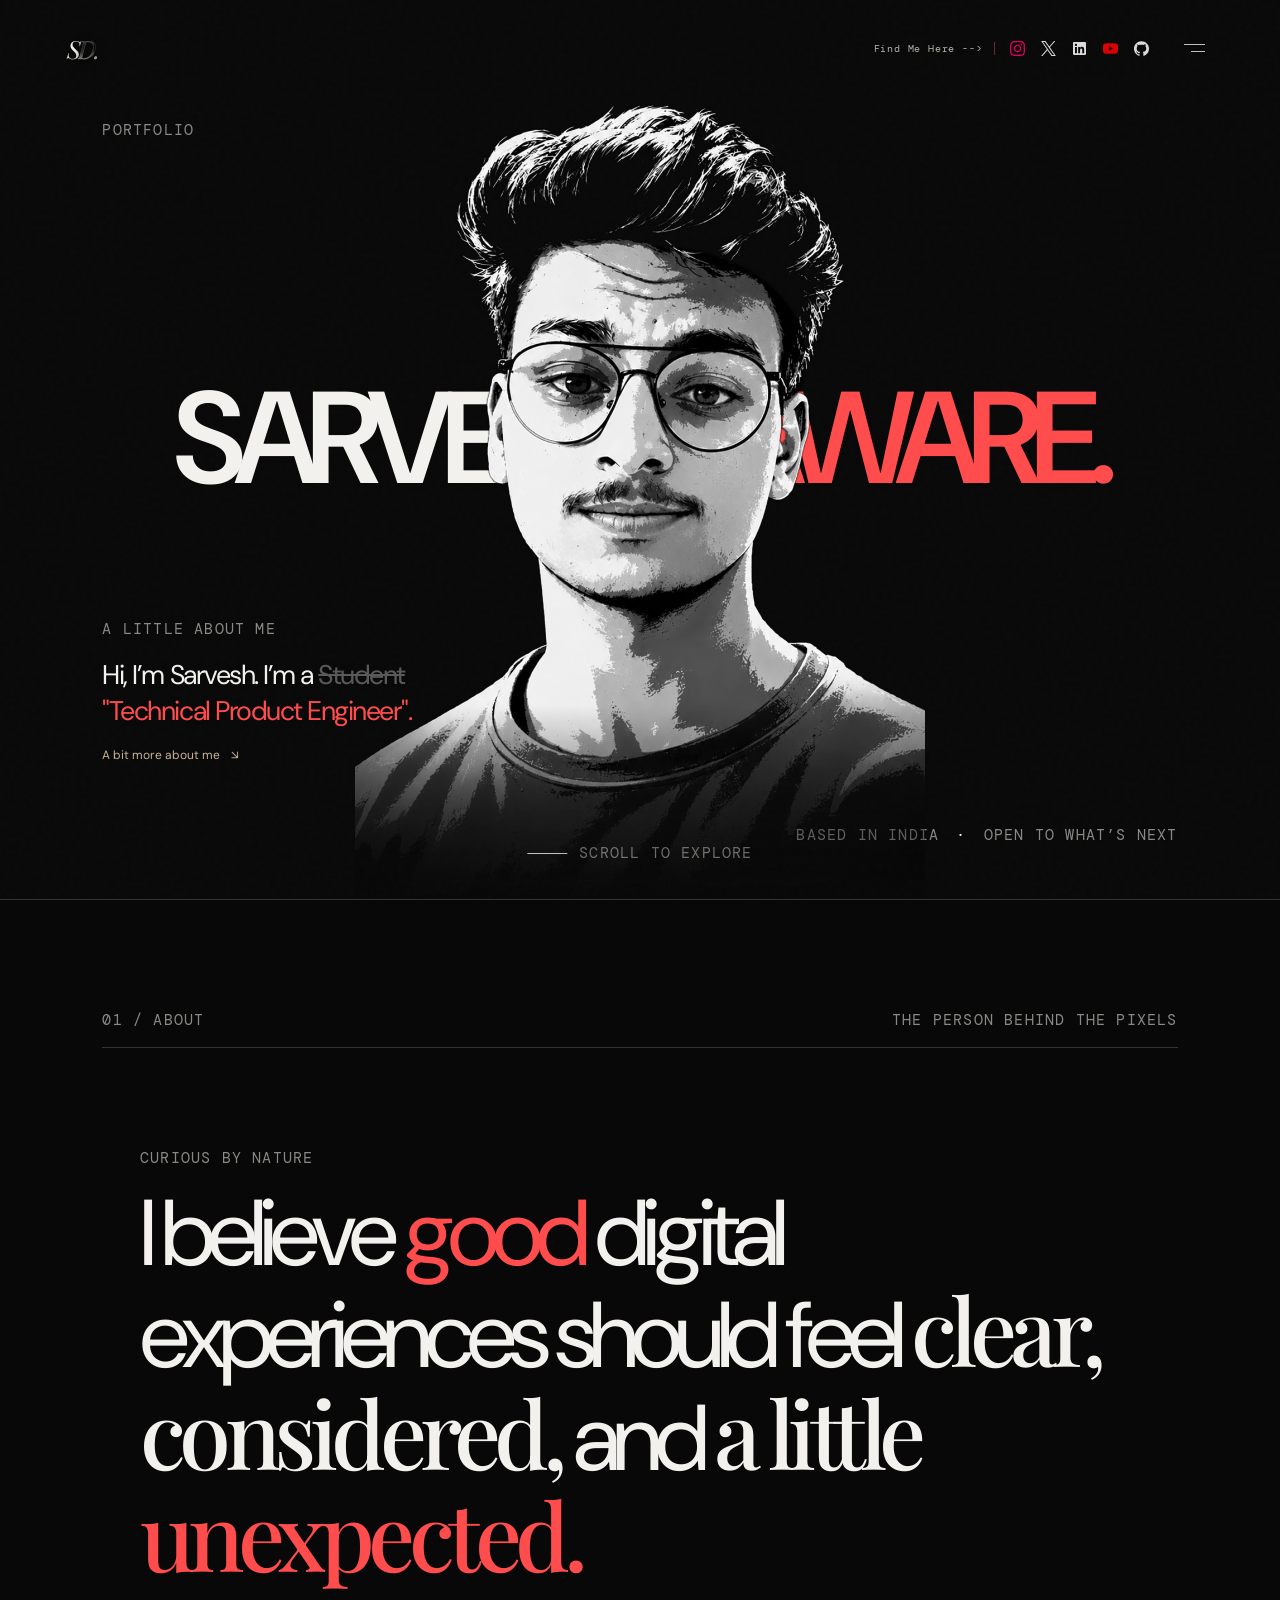
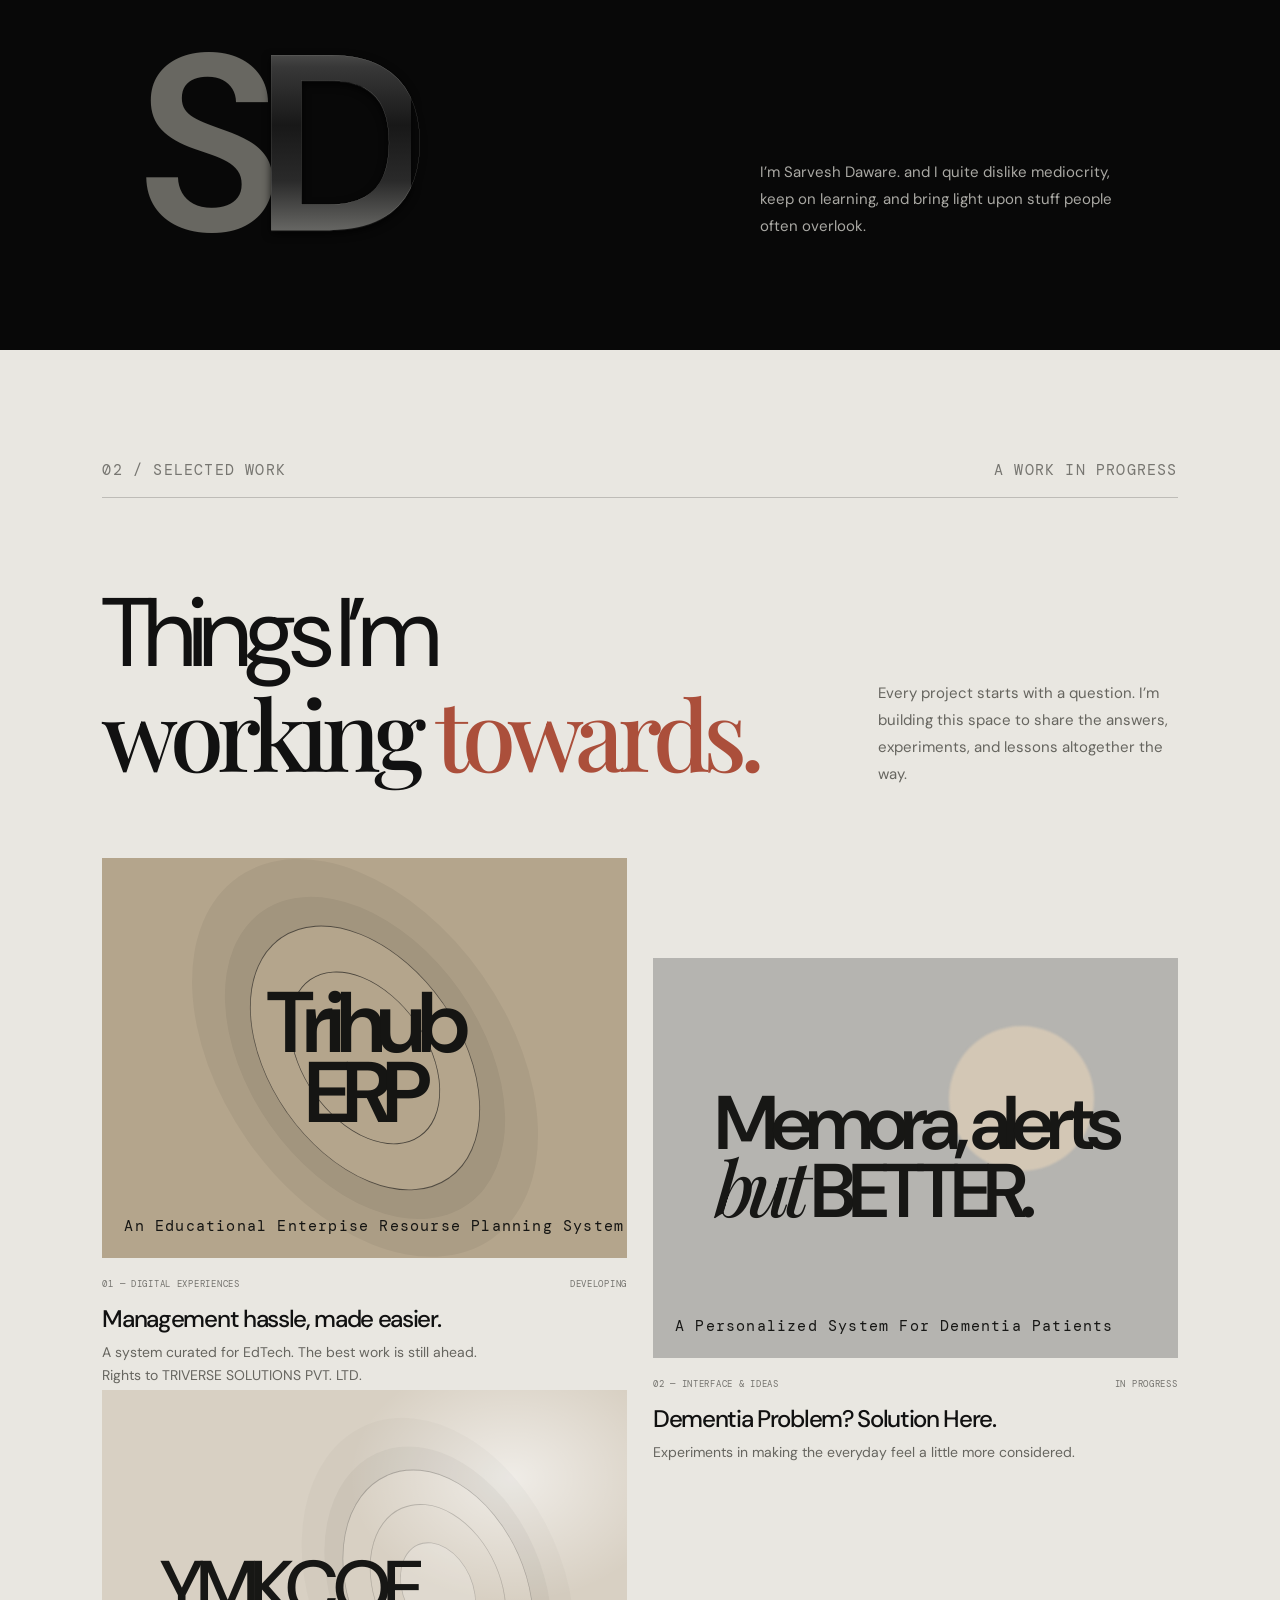
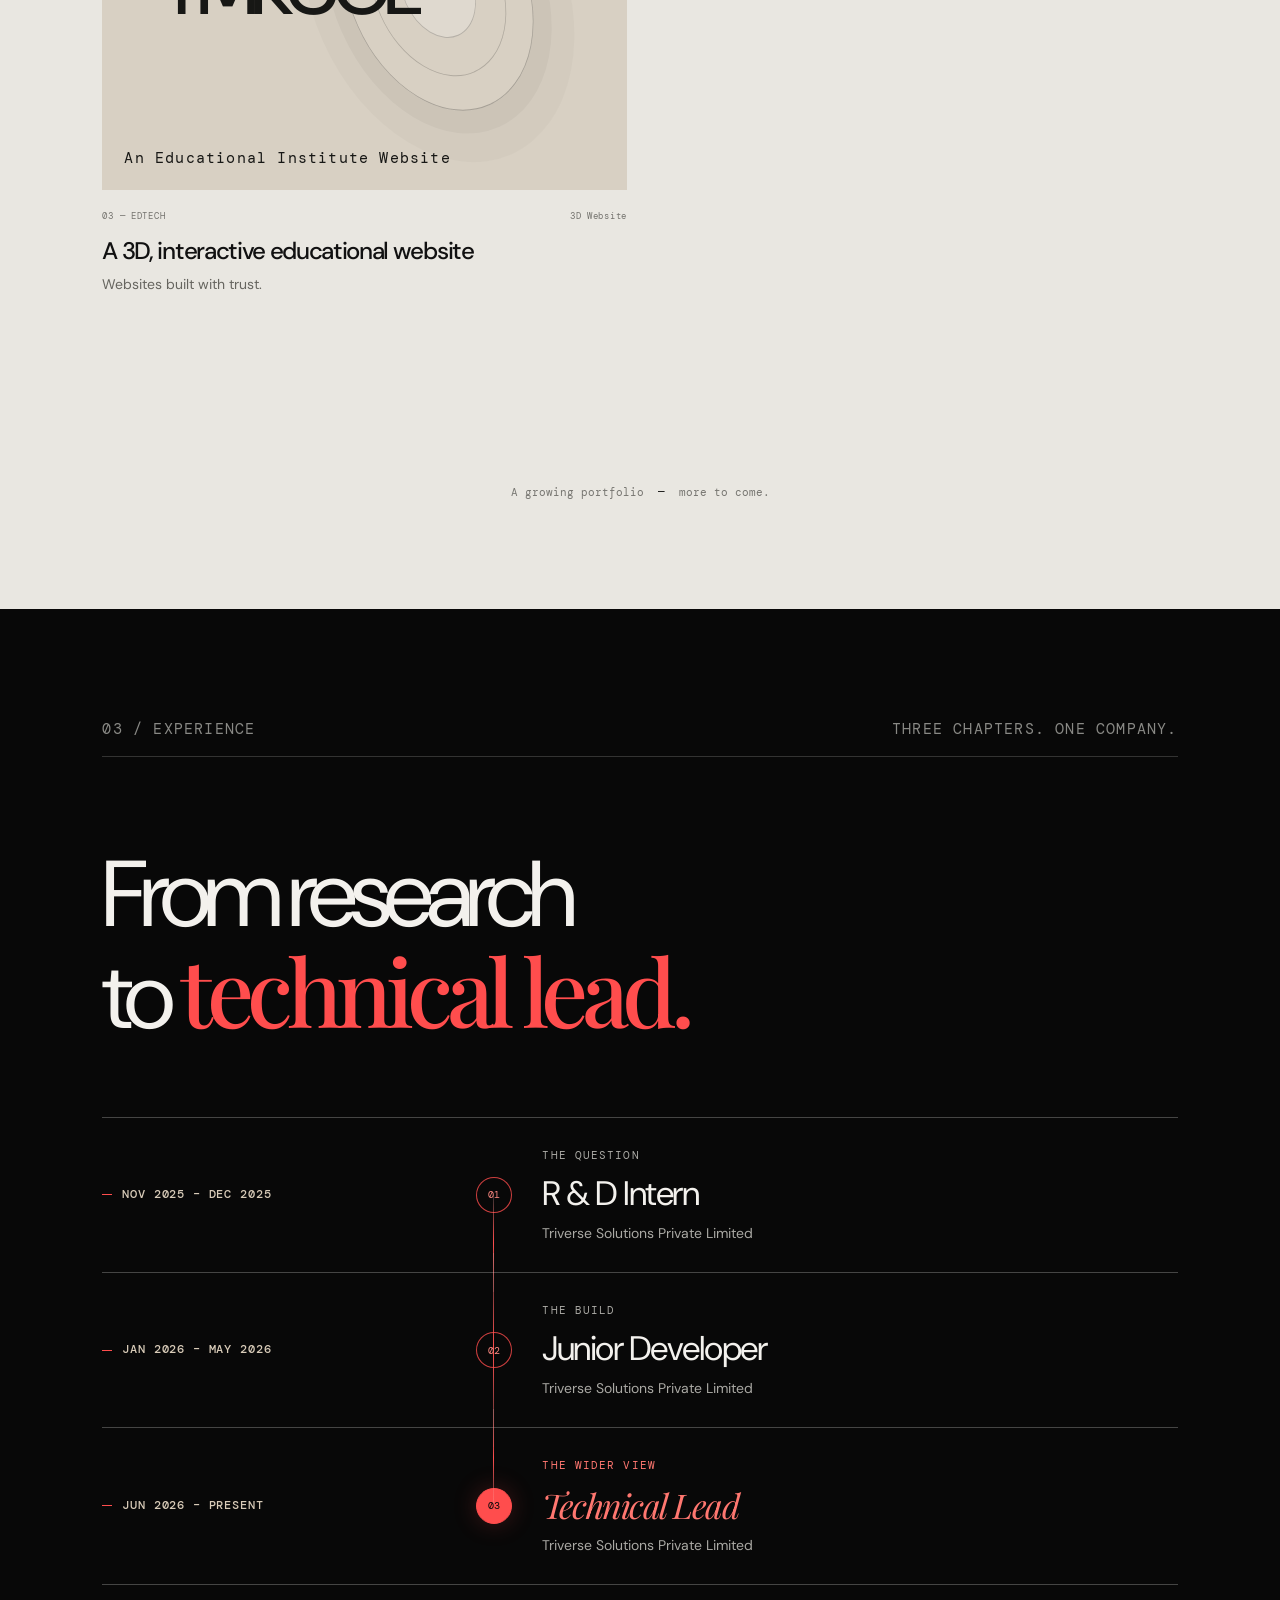
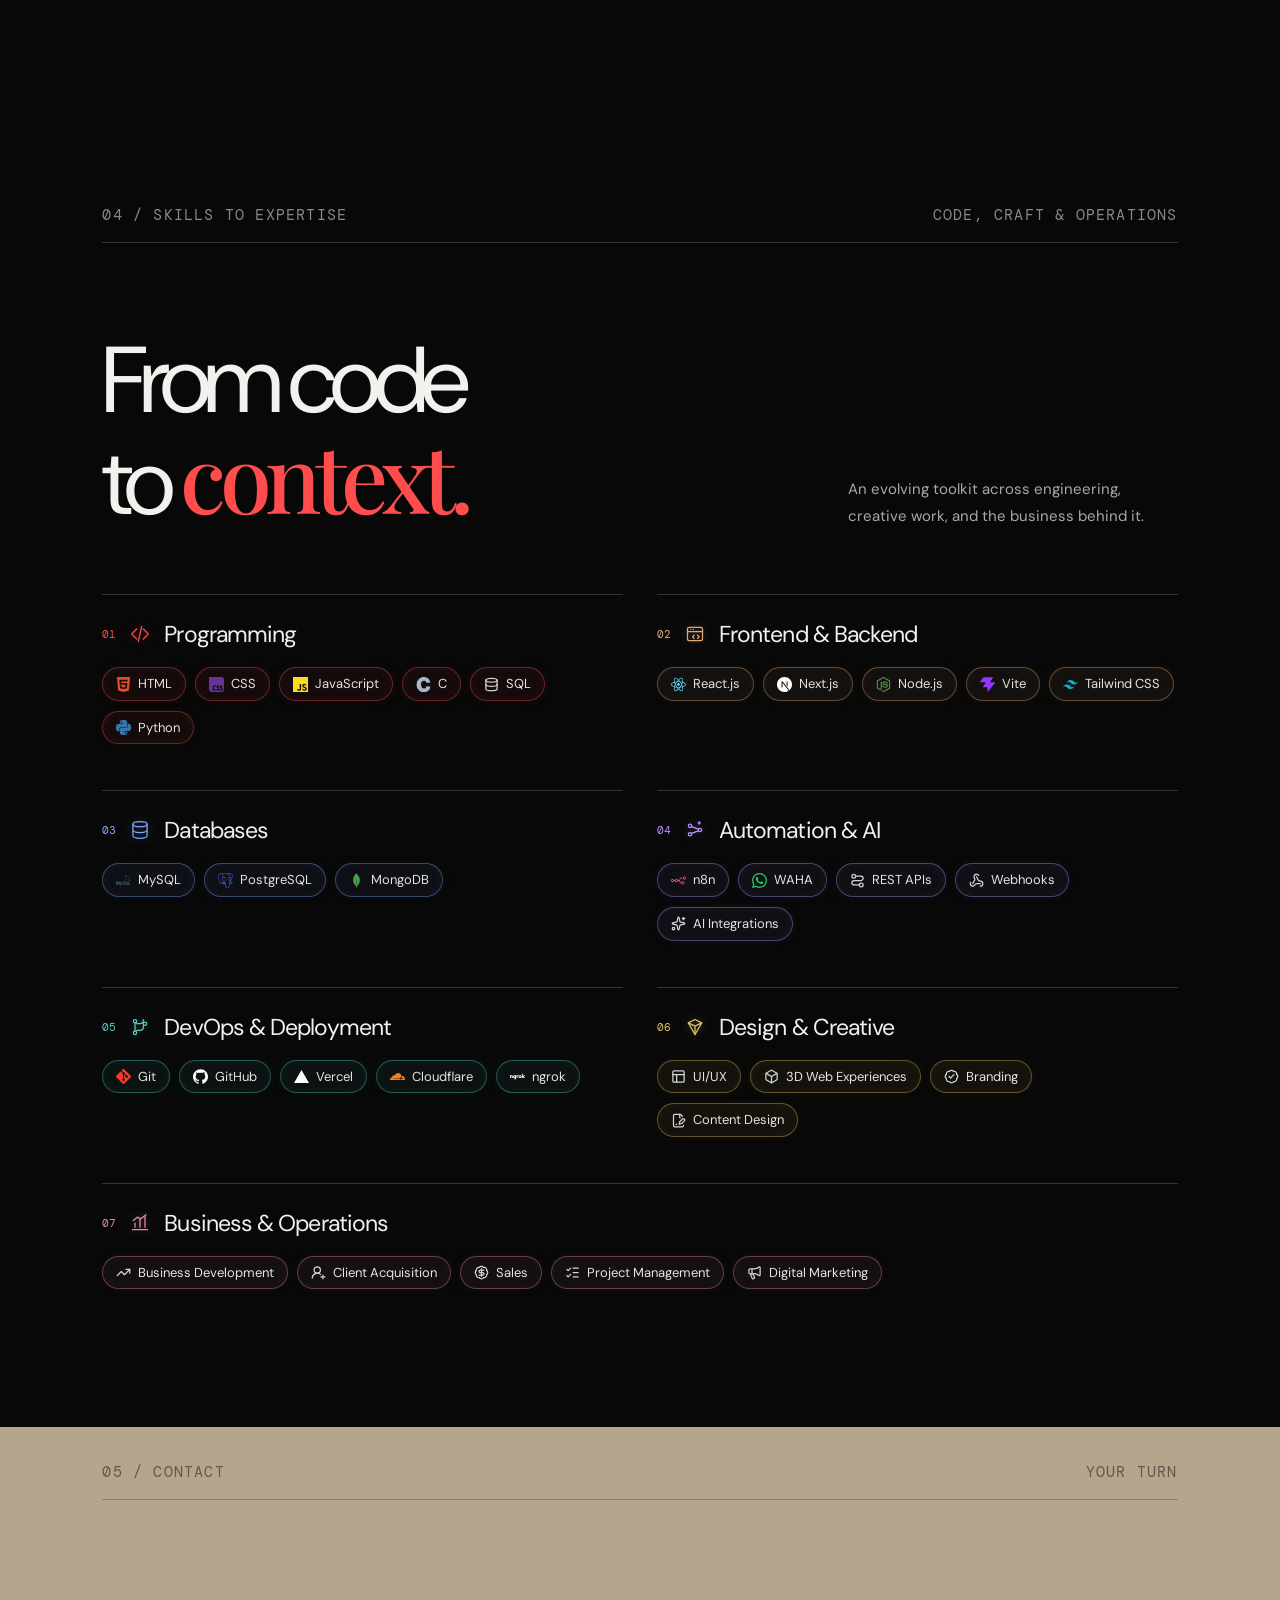
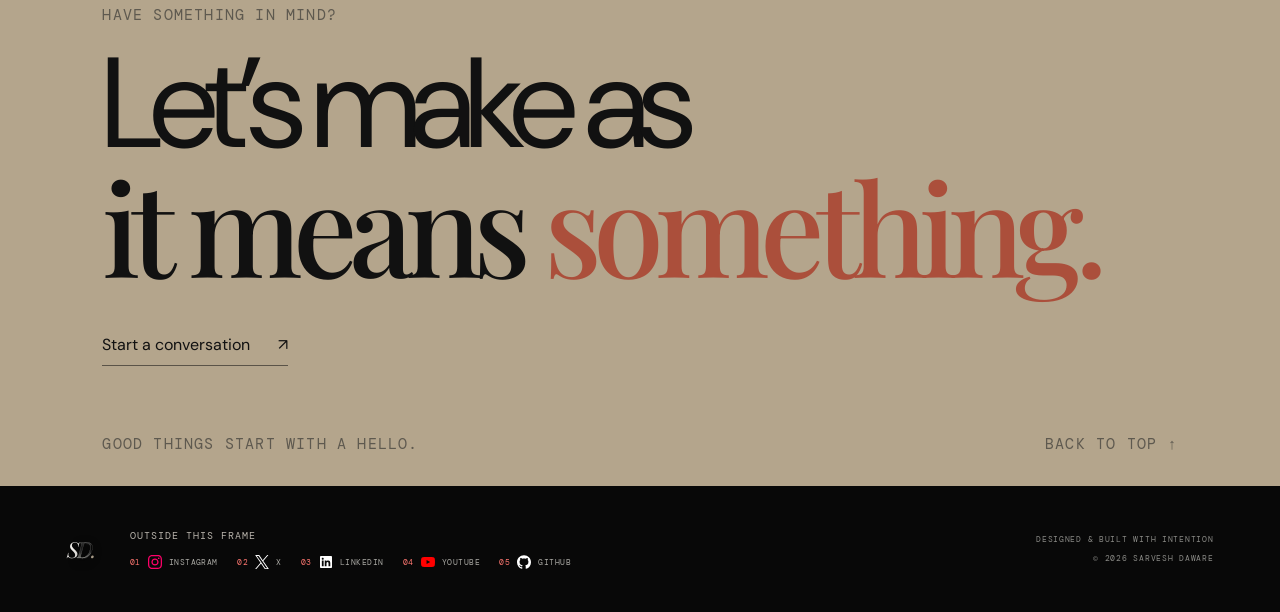
<file: index.html>
<!doctype html>
<html lang="en">
  <head>
    <meta charset="UTF-8" />
    <meta name="viewport" content="width=device-width, initial-scale=1.0" />
    <meta
      name="description"
      content="The portfolio of Sarvesh Daware — a curious mind creating thoughtful digital experiences."
    />
    <meta name="theme-color" content="#080808" />
    <link rel="icon" type="image/png" href="assets/favicon.png" />
    <title>Sarvesh Daware — Portfolio</title>
    <link rel="preconnect" href="https://fonts.googleapis.com" />
    <link rel="preconnect" href="https://fonts.gstatic.com" crossorigin />
    <link
      rel="stylesheet"
      href="https://fonts.googleapis.com/css2?family=DM+Mono:wght@400;500&family=DM+Sans:wght@400;500;600;700&family=Playfair+Display:ital,wght@1,500&display=swap"
    />
    <link rel="preload" as="image" href="assets/subtle-smile-cutout.png" fetchpriority="high" />
    <link rel="stylesheet" href="styles.css" />
    <script src="script.js" defer></script>
  </head>
  <body>
    <header class="site-header">
      <a class="wordmark" href="#home" aria-label="Sarvesh Daware, home">S<span class="wordmark-d">D</span><span class="wordmark-dot">.</span></a>
      <div class="header-socials">
        <span class="social-kicker">Find Me Here --></span>
        <ul class="social-list social-list--header" aria-label="Social platforms">
          <li><a href="404.html?channel=instagram" aria-label="Instagram (not connected yet)" title="Instagram — not connected yet"><img src="assets/social-icons/instagram.svg" alt="" aria-hidden="true" /></a></li>
          <li><a href="404.html?channel=x" aria-label="X (not connected yet)" title="X — not connected yet"><img class="social-logo--white" src="assets/social-icons/x.svg" alt="" aria-hidden="true" /></a></li>
          <li><a href="404.html?channel=linkedin" aria-label="LinkedIn (not connected yet)" title="LinkedIn — not connected yet"><img class="social-logo--white" src="assets/social-icons/linkedin.svg" alt="" aria-hidden="true" /></a></li>
          <li><a href="404.html?channel=youtube" aria-label="YouTube (not connected yet)" title="YouTube — not connected yet"><img src="assets/social-icons/youtube.svg" alt="" aria-hidden="true" /></a></li>
          <li><a href="404.html?channel=github" aria-label="GitHub (not connected yet)" title="GitHub — not connected yet"><img class="social-logo--white" src="assets/skill-icons/github.svg" alt="" aria-hidden="true" /></a></li>
        </ul>
      </div>
      <button
        class="menu-toggle"
        type="button"
        aria-label="Open navigation"
        aria-expanded="false"
        aria-controls="site-menu"
      >
        <span></span>
        <span></span>
      </button>
    </header>

    <nav class="site-menu" id="site-menu" aria-label="Main navigation" aria-hidden="true">
      <a href="#about"><span>01</span><span class="menu-label">About</span></a>
      <a href="#work"><span>02</span><span class="menu-label">Work</span></a>
      <a href="#experience"><span>03</span><span class="menu-label">Experience</span></a>
      <a href="#skills"><span>04</span><span class="menu-label">Skills</span></a>
      <a href="#contact"><span>05</span><span class="menu-label">Contact</span></a>
    </nav>

    <main>
      <section class="hero" id="home" aria-labelledby="hero-title">
        <div class="hero-grain" aria-hidden="true"></div>
        <p class="hero-index">PORTFOLIO <span></p>
        <h1 id="hero-title"><span class="hero-name-first">SARVESH</span><br class="mobile-break " /> <span class="hero-role">DAWARE.</span></h1>
        <div class="portrait-wrap" aria-hidden="true">
          <img
            class="portrait"
            src="assets/subtle-smile-cutout.png"
            alt=""
            fetchpriority="high"
            decoding="async"
          />
        </div>
        <div class="hero-intro">
          <p class="eyebrow">A LITTLE ABOUT ME</p>
          <p class="hero-copy">
            Hi, I’m Sarvesh. I’m a <span class="hero-anti-role">Student</span> <span class="hero-role">"Technical Product Engineer".</span>
          </p>
          <a class="text-link" href="#about">A bit more about me <span>↘</span></a>
        </div>
        <a class="scroll-cue" href="#about" aria-label="Scroll to about section">
          <span class="scroll-line"></span>
          <span>SCROLL TO EXPLORE</span>
        </a>
        <p class="hero-location">BASED IN INDIA <span>·</span> OPEN TO WHAT’S NEXT</p>
      </section>

      <section class="about section-pad" id="about">
        <div class="section-label"><span>01 / ABOUT</span><span>THE PERSON BEHIND THE PIXELS</span></div>
        <div class="about-content">
          <p class="eyebrow">CURIOUS BY NATURE</p>
          <h2>
            I believe <span class="hero-role">good</span> digital experiences should feel
            <span class="serif-italic">clear, considered,</span> and
            <span class="serif-italic">a little <span class="hero-role">unexpected.</span></span>
          </h2>
          <div class="about-bottom">
            <span class="about-mark" aria-hidden="true">S<span class="wordmark-d">D</span></span>
            <p>
              I’m Sarvesh Daware. and I quite dislike mediocrity, keep on learning, and bring light upon stuff people often overlook.
            </p>
          </div>
        </div>
      </section>

      <section class="work section-pad" id="work">
        <div class="section-label"><span>02 / SELECTED WORK</span><span>A WORK IN PROGRESS</span></div>
        <div class="work-heading">
          <h2>Things I’m<br /><span class="serif-italic">working <span class="hero-role-1">towards.</span></span></h2>
          <p>
            Every project starts with a question. I’m building this space to share
            the answers, experiments, and lessons altogether the way.
          </p>
        </div>
        <div class="project-grid">
          <article class="project-card project-card--one project-card--water">
            <div class="project-art project-art--one">
              <span class="art-orbit"></span>
              <span class="art-type">Trihub<br />ERP</span>
              <span class="art-caption">An Educational Enterpise Resourse Planning System</span>
              <span class="project-water" aria-hidden="true">
                <span>01 / A NEW CURRENT <b>·</b> DIGITAL SYSTEMS</span>
              </span>
              <a class="project-explore" href="https://trihub.tech">Explore! <span>↗</span></a>
            </div>
            <div class="project-meta">
              <span>01 — DIGITAL EXPERIENCES</span>
              <span>DEVELOPING</span>
            </div>
            <h3>Management hassle, made easier.</h3>
            <p>A system curated for EdTech. The best work is still ahead. 
              <p>Rights to TRIVERSE SOLUTIONS PVT. LTD.</p></p>
          </article>
          <article class="project-card project-card--two project-card--water">
            <div class="project-art project-art--two">
              <span class="art-sun"></span>
              <span class="art-type">Memora, alerts<br /><i>but</i> BETTER.</span>
              <span class="art-caption">A Personalized System For Dementia Patients</span>
              <span class="project-water" aria-hidden="true">
                <span>02 / A GENTLER SIGNAL <b>·</b> HUMAN-CENTERED DESIGN</span>
              </span>
              <a class="project-explore" href="#contact">Explore! <span>↗</span></a>
            </div>
            <div class="project-meta">
              <span>02 — INTERFACE & IDEAS</span>
              <span>IN PROGRESS</span>
            </div>
            <h3>Dementia Problem? Solution Here.</h3>
            <p>Experiments in making the everyday feel a little more considered.</p>
          </article>
          <article class="project-card project-card--three project-card--water">
            <div class="project-art project-art--three">
              <span class="project-current-orbit" aria-hidden="true"></span>
              <span class="project-current-type">YMKCOE<br /></span>
              <span class="project-water" aria-hidden="true">
                <span>AN OPEN CHANNEL <b>·</b> YOUR NEXT BIG IDEA</span>
              </span>
              <a class="project-explore" href="https://ymkcoe.vercel.app">Explore! <span>↗</span></a>
              <span class="art-caption">An Educational Institute Website</span>
            </div>
            <div class="project-meta">
              <span>03 — EDTECH</span>
              <span>3D Website</span>
            </div>
            <h3>A 3D, interactive educational website</h3>
            <p>Websites built with trust.</p>
          </article>
        </div>
        <p class="work-note">A growing portfolio <span>—</span> more to come.</p>
      </section>

      <section class="experience section-pad" id="experience">
        <div class="section-label"><span>03 / EXPERIENCE</span><span>THREE CHAPTERS. ONE COMPANY.</span></div>
        <div class="experience-heading">
          <h2>From research<br />to <span class="serif-italic"><span class="hero-role">technical lead.</span></span></h2>
        </div>
        <ol class="experience-list">
          <li class="experience-item">
            <p class="experience-date">NOV 2025 – DEC 2025</p>
            <span class="experience-track" aria-hidden="true"><span>01</span></span>
            <div class="experience-role">
              <p class="experience-phase">THE QUESTION</p>
              <h3>R &amp; D Intern</h3>
              <p class="experience-company">Triverse Solutions Private Limited</p>
            </div>
          </li>
          <li class="experience-item">
            <p class="experience-date">JAN 2026 – MAY 2026</p>
            <span class="experience-track" aria-hidden="true"><span>02</span></span>
            <div class="experience-role">
              <p class="experience-phase">THE BUILD</p>
              <h3>Junior Developer</h3>
              <p class="experience-company">Triverse Solutions Private Limited</p>
            </div>
          </li>
          <li class="experience-item experience-item--current">
            <p class="experience-date">JUN 2026 – PRESENT</p>
            <span class="experience-track" aria-hidden="true"><span>03</span></span>
            <div class="experience-role">
              <p class="experience-phase">THE WIDER VIEW</p>
              <h3>Technical Lead</h3>
              <p class="experience-company">Triverse Solutions Private Limited</p>
            </div>
          </li>
        </ol>
      </section>

      <section class="skills section-pad" id="skills" aria-labelledby="skills-title">
        <div class="section-label"><span>04 / SKILLS TO EXPERTISE</span><span>CODE, CRAFT &amp; OPERATIONS</span></div>
        <div class="skills-heading">
          <h2 id="skills-title">From code<br />to <span class="serif-italic"><span class="hero-role">context.</span></span></h2>
          <p>An evolving toolkit across engineering, creative work, and the business behind it.</p>
        </div>
        <div class="skills-grid">
          <article class="skill-group" aria-labelledby="skill-programming">
            <div class="skill-group-heading">
              <span class="skill-number" aria-hidden="true">01</span>
              <svg class="skill-icon" viewBox="0 0 24 24" fill="none" aria-hidden="true">
                <path d="m8 6-6 6 6 6M16 6l6 6-6 6M14 3l-4 18" />
              </svg>
              <h3 id="skill-programming">Programming</h3>
            </div>
            <ul class="skill-tags">
              <li><img class="skill-tag-icon" src="assets/skill-icons/html5.svg" alt="" aria-hidden="true" loading="lazy" decoding="async" />HTML</li>
              <li><img class="skill-tag-icon" src="assets/skill-icons/css.svg" alt="" aria-hidden="true" loading="lazy" decoding="async" />CSS</li>
              <li><img class="skill-tag-icon" src="assets/skill-icons/javascript.svg" alt="" aria-hidden="true" loading="lazy" decoding="async" />JavaScript</li>
              <li><img class="skill-tag-icon" src="assets/skill-icons/c.svg" alt="" aria-hidden="true" loading="lazy" decoding="async" />C</li>
              <li><img class="skill-tag-icon skill-tag-icon--concept" src="assets/skill-icons/sql.svg" alt="" aria-hidden="true" loading="lazy" decoding="async" />SQL</li>
              <li><img class="skill-tag-icon" src="assets/skill-icons/python.svg" alt="" aria-hidden="true" loading="lazy" decoding="async" />Python</li>
            </ul>
          </article>
          <article class="skill-group" aria-labelledby="skill-stack">
            <div class="skill-group-heading">
              <span class="skill-number" aria-hidden="true">02</span>
              <svg class="skill-icon" viewBox="0 0 24 24" fill="none" aria-hidden="true">
                <rect x="3" y="4" width="18" height="16" rx="2" />
                <path d="M3 9h18M7 6.5h.01M10 6.5h.01m1 7-2 2 2 2m4-4 2 2-2 2" />
              </svg>
              <h3 id="skill-stack">Frontend &amp; Backend</h3>
            </div>
            <ul class="skill-tags">
              <li><img class="skill-tag-icon" src="assets/skill-icons/react.svg" alt="" aria-hidden="true" loading="lazy" decoding="async" />React.js</li>
              <li><img class="skill-tag-icon" src="assets/skill-icons/nextdotjs.svg" alt="" aria-hidden="true" loading="lazy" decoding="async" />Next.js</li>
              <li><img class="skill-tag-icon" src="assets/skill-icons/nodedotjs.svg" alt="" aria-hidden="true" loading="lazy" decoding="async" />Node.js</li>
              <li><img class="skill-tag-icon" src="assets/skill-icons/vite.svg" alt="" aria-hidden="true" loading="lazy" decoding="async" />Vite</li>
              <li><img class="skill-tag-icon" src="assets/skill-icons/tailwindcss.svg" alt="" aria-hidden="true" loading="lazy" decoding="async" />Tailwind CSS</li>
            </ul>
          </article>
          <article class="skill-group" aria-labelledby="skill-databases">
            <div class="skill-group-heading">
              <span class="skill-number" aria-hidden="true">03</span>
              <svg class="skill-icon" viewBox="0 0 24 24" fill="none" aria-hidden="true">
                <ellipse cx="12" cy="5" rx="8.5" ry="3" />
                <path d="M3.5 5v14c0 1.7 3.8 3 8.5 3s8.5-1.3 8.5-3V5M3.5 12c0 1.7 3.8 3 8.5 3s8.5-1.3 8.5-3" />
              </svg>
              <h3 id="skill-databases">Databases</h3>
            </div>
            <ul class="skill-tags">
              <li><img class="skill-tag-icon" src="assets/skill-icons/mysql.svg" alt="" aria-hidden="true" loading="lazy" decoding="async" />MySQL</li>
              <li><img class="skill-tag-icon" src="assets/skill-icons/postgresql.svg" alt="" aria-hidden="true" loading="lazy" decoding="async" />PostgreSQL</li>
              <li><img class="skill-tag-icon" src="assets/skill-icons/mongodb.svg" alt="" aria-hidden="true" loading="lazy" decoding="async" />MongoDB</li>
            </ul>
          </article>
          <article class="skill-group" aria-labelledby="skill-automation">
            <div class="skill-group-heading">
              <span class="skill-number" aria-hidden="true">04</span>
              <svg class="skill-icon" viewBox="0 0 24 24" fill="none" aria-hidden="true">
                <circle cx="6" cy="7" r="2" />
                <circle cx="18" cy="12" r="2" />
                <circle cx="6" cy="17" r="2" />
                <path d="m8 8 8 3m-8 5 8-3m1-11v3m-1.5-1.5h3" />
              </svg>
              <h3 id="skill-automation">Automation &amp; AI</h3>
            </div>
            <ul class="skill-tags">
              <li><img class="skill-tag-icon" src="assets/skill-icons/n8n.svg" alt="" aria-hidden="true" loading="lazy" decoding="async" />n8n</li>
              <li><img class="skill-tag-icon" src="assets/skill-icons/waha.svg" alt="" aria-hidden="true" loading="lazy" decoding="async" />WAHA</li>
              <li><img class="skill-tag-icon skill-tag-icon--concept" src="assets/skill-icons/rest-api.svg" alt="" aria-hidden="true" loading="lazy" decoding="async" />REST APIs</li>
              <li><img class="skill-tag-icon skill-tag-icon--concept" src="assets/skill-icons/webhooks.svg" alt="" aria-hidden="true" loading="lazy" decoding="async" />Webhooks</li>
              <li><img class="skill-tag-icon skill-tag-icon--concept" src="assets/skill-icons/ai-integrations.svg" alt="" aria-hidden="true" loading="lazy" decoding="async" />AI Integrations</li>
            </ul>
          </article>
          <article class="skill-group" aria-labelledby="skill-devops">
            <div class="skill-group-heading">
              <span class="skill-number" aria-hidden="true">05</span>
              <svg class="skill-icon" viewBox="0 0 24 24" fill="none" aria-hidden="true">
                <circle cx="6" cy="5" r="2" />
                <circle cx="6" cy="19" r="2" />
                <circle cx="18" cy="8" r="2" />
                <path d="M6 7v10m2-9h4a4 4 0 0 0 4-4V3m-8 13h4a4 4 0 0 0 4-4v-2" />
              </svg>
              <h3 id="skill-devops">DevOps &amp; Deployment</h3>
            </div>
            <ul class="skill-tags">
              <li><img class="skill-tag-icon" src="assets/skill-icons/git.svg" alt="" aria-hidden="true" loading="lazy" decoding="async" />Git</li>
              <li><img class="skill-tag-icon" src="assets/skill-icons/github.svg" alt="" aria-hidden="true" loading="lazy" decoding="async" />GitHub</li>
              <li><img class="skill-tag-icon" src="assets/skill-icons/vercel.svg" alt="" aria-hidden="true" loading="lazy" decoding="async" />Vercel</li>
              <li><img class="skill-tag-icon" src="assets/skill-icons/cloudflare.svg" alt="" aria-hidden="true" loading="lazy" decoding="async" />Cloudflare</li>
              <li><img class="skill-tag-icon" src="assets/skill-icons/ngrok.svg" alt="" aria-hidden="true" loading="lazy" decoding="async" />ngrok</li>
            </ul>
          </article>
          <article class="skill-group" aria-labelledby="skill-design">
            <div class="skill-group-heading">
              <span class="skill-number" aria-hidden="true">06</span>
              <svg class="skill-icon" viewBox="0 0 24 24" fill="none" aria-hidden="true">
                <path d="m12 3 8 4-8 14L4 7l8-4Z" />
                <path d="m4 7 8 4 8-4M12 11v10" />
              </svg>
              <h3 id="skill-design">Design &amp; Creative</h3>
            </div>
            <ul class="skill-tags">
              <li><img class="skill-tag-icon skill-tag-icon--concept" src="assets/skill-icons/ui-ux.svg" alt="" aria-hidden="true" loading="lazy" decoding="async" />UI/UX</li>
              <li><img class="skill-tag-icon skill-tag-icon--concept" src="assets/skill-icons/3d-web.svg" alt="" aria-hidden="true" loading="lazy" decoding="async" />3D Web Experiences</li>
              <li><img class="skill-tag-icon skill-tag-icon--concept" src="assets/skill-icons/branding.svg" alt="" aria-hidden="true" loading="lazy" decoding="async" />Branding</li>
              <li><img class="skill-tag-icon skill-tag-icon--concept" src="assets/skill-icons/content-design.svg" alt="" aria-hidden="true" loading="lazy" decoding="async" />Content Design</li>
            </ul>
          </article>
          <article class="skill-group" aria-labelledby="skill-business">
            <div class="skill-group-heading">
              <span class="skill-number" aria-hidden="true">07</span>
              <svg class="skill-icon" viewBox="0 0 24 24" fill="none" aria-hidden="true">
                <path d="M3 20h18M6 17v-5m6 5V7m6 10V4" />
                <path d="m4 9 5-4 4 2 6-5" />
              </svg>
              <h3 id="skill-business">Business &amp; Operations</h3>
            </div>
            <ul class="skill-tags">
              <li><img class="skill-tag-icon skill-tag-icon--concept" src="assets/skill-icons/business-development.svg" alt="" aria-hidden="true" loading="lazy" decoding="async" />Business Development</li>
              <li><img class="skill-tag-icon skill-tag-icon--concept" src="assets/skill-icons/client-acquisition.svg" alt="" aria-hidden="true" loading="lazy" decoding="async" />Client Acquisition</li>
              <li><img class="skill-tag-icon skill-tag-icon--concept" src="assets/skill-icons/sales.svg" alt="" aria-hidden="true" loading="lazy" decoding="async" />Sales</li>
              <li><img class="skill-tag-icon skill-tag-icon--concept" src="assets/skill-icons/project-management.svg" alt="" aria-hidden="true" loading="lazy" decoding="async" />Project Management</li>
              <li><img class="skill-tag-icon skill-tag-icon--concept" src="assets/skill-icons/digital-marketing.svg" alt="" aria-hidden="true" loading="lazy" decoding="async" />Digital Marketing</li>
            </ul>
          </article>
        </div>
      </section>

      <section class="contact section-pad" id="contact">
        <div class="section-label"><span>05 / CONTACT</span><span>YOUR TURN</span></div>
        <p class="eyebrow">HAVE SOMETHING IN MIND?</p>
        <h2>Let’s make as<br /><span class="serif-italic">it means <span class="hero-role-1">something.</span></span></h2>
        <button class="contact-link" id="contact-open" type="button" aria-haspopup="dialog" aria-controls="contact-dialog">
          Start a conversation <span>↗</span>
        </button>
        <div class="contact-bottom">
          <span>GOOD THINGS START WITH A HELLO.</span>
          <a href="#home">BACK TO TOP ↑</a>
        </div>
      </section>

      <dialog class="contact-dialog" id="contact-dialog" aria-labelledby="contact-dialog-title">
        <div class="contact-dialog-header">
          <p class="contact-dialog-index">05 / Send Me Something</p>
          <button class="contact-dialog-close" type="button" aria-label="Close message form">×</button>
        </div>
        <h2 id="contact-dialog-title">Start with<br /><span>a first line.</span></h2>
        <p class="contact-dialog-intro">A good project starts somewhere. Leave a signal; I’ll pick it up.</p>
        <form
          class="contact-form"
          id="contact-form"
          action="https://formspree.io/f/moedjkzv"
          method="post"
        >
          <div class="contact-form-fields">
            <label class="contact-field">
              <span><b>01</b> YOUR NAME</span>
              <input name="name" type="text" autocomplete="name" maxlength="80" placeholder="What should I call you?" required />
            </label>
            <label class="contact-field">
              <span><b>02</b> EMAIL ADDRESS</span>
              <input name="email" type="email" autocomplete="email" maxlength="254" placeholder="Where can I find you?" required />
            </label>
            <label class="contact-field con tact-field--message">
              <span><b>03</b> THE FIRST LINE</span>
              <textarea name="message" rows="3" maxlength="3000" placeholder="Tell me what you're thinking..." required></textarea>
            </label>
          </div>
          <div class="contact-form-bottom">
            <p class="contact-form-status" id="contact-form-status" role="status" aria-live="polite"></p>
            <button class="contact-submit" type="submit">Send a message <span>↗</span></button>
          </div>
        </form>
      </dialog>
    </main>

    <footer class="site-footer">
      <a class="wordmark" href="#home">S<span class="wordmark-d">D</span><span class="wordmark-dot">.</span></a>
      <div class="footer-socials">
        <div class="footer-social-heading"><span>OUTSIDE THIS FRAME</span></div>
        <ul class="social-list social-list--footer" aria-label="Social platforms">
          <li><a href="404.html?channel=instagram" aria-label="Instagram (not connected yet)"><span>01</span><img src="assets/social-icons/instagram.svg" alt="" aria-hidden="true" loading="lazy" decoding="async" /><span>INSTAGRAM</span></a></li>
          <li><a href="404.html?channel=x" aria-label="X (not connected yet)"><span>02</span><img class="social-logo--white" src="assets/social-icons/x.svg" alt="" aria-hidden="true" loading="lazy" decoding="async" /><span>X</span></a></li>
          <li><a href="404.html?channel=linkedin" aria-label="LinkedIn (not connected yet)"><span>03</span><img class="social-logo--white" src="assets/social-icons/linkedin.svg" alt="" aria-hidden="true" loading="lazy" decoding="async" /><span>LINKEDIN</span></a></li>
          <li><a href="404.html?channel=youtube" aria-label="YouTube (not connected yet)"><span>04</span><img src="assets/social-icons/youtube.svg" alt="" aria-hidden="true" loading="lazy" decoding="async" /><span>YOUTUBE</span></a></li>
          <li><a href="404.html?channel=github" aria-label="GitHub (not connected yet)"><span>05</span><img class="social-logo--white" src="assets/skill-icons/github.svg" alt="" aria-hidden="true" loading="lazy" decoding="async" /><span>GITHUB</span></a></li>
        </ul>
      </div>
      <div class="footer-meta">
        <span class="footer-credit">DESIGNED &amp; BUILT WITH INTENTION</span>
        <span>© <span id="year"></span> SARVESH DAWARE</span>
      </div>
    </footer>
  </body>
</html>
</file>
<file: styles.css>
:root {
  color-scheme: dark;
  --black: #080808;
  --white: #f3f1ed;
  --muted: #898985;
  --line: rgba(243, 241, 237, 0.18);
  --mono: "DM Mono", "Courier New", monospace;
  --sans: "DM Sans", Arial, sans-serif;
  --serif: "Playfair Display", Georgia, serif;
}

* {
  box-sizing: border-box;
}

html {
  scroll-behavior: smooth;
  scroll-padding-top: 24px;
}

body {
  margin: 0;
  background: var(--black);
  color: var(--white);
  font-family: var(--sans);
  -webkit-font-smoothing: antialiased;
}

body.menu-open {
  overflow: hidden;
}

a {
  color: inherit;
  text-decoration: none;
}

button {
  color: inherit;
  font: inherit;
}

.site-header {
  position: absolute;
  z-index: 20;
  top: 0;
  left: 0;
  display: flex;
  width: 100%;
  align-items: center;
  gap: 20px;
  padding: 27px 5.2%;
}

.wordmark {
  font-family: var(--serif);
  font-size: 25px;
  font-style: italic;
  letter-spacing: -0.09em;
}

.wordmark-d {
  background: linear-gradient(
    180deg,
    #c4c4c0 0%,
    #777773 12%,
    #383838 26%,
    #181818 44%,
    #2a2a2a 61%,
    #7d7d79 82%,
    #343434 100%
  );
  background-clip: text;
  -webkit-background-clip: text;
  -webkit-text-fill-color: transparent;
  -webkit-text-stroke: 0.25px rgba(202, 202, 198, 0.45);
  filter: drop-shadow(0 1px 0 rgba(230, 230, 230, 0.08))
    drop-shadow(0 3px 4px rgba(0, 0, 0, 0.8));
}

.wordmark-dot {
  color: #b6a994;
}

.header-socials {
  display: flex;
  align-items: center;
  gap: 12px;
  margin-left: auto;
}

.social-kicker,
.footer-social-heading,
.social-list--footer {
  font-family: var(--mono);
}

.social-kicker {
  padding-right: 12px;
  border-right: 1px solid rgba(255, 77, 77, 0.45);
  color: #b7b2aa;
  font-size: 10px;
  letter-spacing: 0.08em;
  white-space: nowrap;
}

.social-list {
  display: flex;
  align-items: center;
  margin: 0;
  padding: 0;
  list-style: none;
}

.social-list--header {
  gap: 11px;
}

.social-list--header li {
  position: relative;
  display: grid;
  width: 20px;
  height: 24px;
  place-items: center;
}

.social-list--header li > a {
  display: grid;
  width: 100%;
  height: 100%;
  place-items: center;
}

.social-list--header li::after {
  position: absolute;
  right: 2px;
  bottom: 0;
  left: 2px;
  height: 1px;
  background: #ff4d4d;
  content: "";
  transform: scaleX(0);
  transform-origin: left;
  transition: transform 180ms ease;
}

.social-list--header img {
  display: block;
  width: 15px;
  height: 15px;
  object-fit: contain;
  opacity: 0.85;
  transition: opacity 180ms ease, transform 180ms ease;
}

.social-logo--white {
  filter: brightness(0) invert(1);
}

.menu-toggle {
  display: grid;
  width: 42px;
  height: 42px;
  align-content: center;
  justify-items: end;
  gap: 6px;
  padding: 8px;
  border: 0;
  background: none;
  cursor: pointer;
}

.menu-toggle span {
  display: block;
  width: 21px;
  height: 1px;
  background: var(--white);
  opacity: 0.78;
  transition:
    transform 220ms cubic-bezier(0.22, 0.61, 0.36, 1),
    width 220ms cubic-bezier(0.22, 0.61, 0.36, 1),
    opacity 220ms ease;
}

.menu-toggle span:last-child {
  width: 14px;
}

.menu-toggle[aria-expanded="true"] span:first-child {
  transform: translateY(3.5px) rotate(45deg);
}

.menu-toggle[aria-expanded="true"] span {
  opacity: 1;
}

.menu-toggle[aria-expanded="true"] span:last-child {
  width: 21px;
  transform: translateY(-3.5px) rotate(-45deg);
}

.site-menu {
  position: fixed;
  z-index: 15;
  inset: 0;
  display: flex;
  flex-direction: column;
  justify-content: center;
  gap: 12px;
  padding: 10vw;
  background: rgba(8, 8, 8, 0.97);
  opacity: 0;
  visibility: hidden;
  pointer-events: none;
  transition:
    opacity 280ms cubic-bezier(0.22, 0.61, 0.36, 1),
    visibility 0s linear 280ms;
}

.site-menu.is-open {
  opacity: 1;
  visibility: visible;
  pointer-events: auto;
  transition:
    opacity 280ms cubic-bezier(0.22, 0.61, 0.36, 1),
    visibility 0s;
}

.site-menu a {
  position: relative;
  isolation: isolate;
  width: fit-content;
  font-size: clamp(42px, 8vw, 100px);
  font-weight: 500;
  letter-spacing: -0.07em;
  opacity: 0;
  translate: 0 12px;
  transition:
    opacity 260ms cubic-bezier(0.22, 0.61, 0.36, 1),
    translate 360ms cubic-bezier(0.22, 0.61, 0.36, 1),
    transform 180ms ease;
}

.site-menu.is-open a {
  opacity: 1;
  translate: 0 0;
}

.site-menu.is-open a:nth-child(1) {
  transition-delay: 35ms;
}

.site-menu.is-open a:nth-child(2) {
  transition-delay: 70ms;
}

.site-menu.is-open a:nth-child(3) {
  transition-delay: 105ms;
}

.site-menu.is-open a:nth-child(4) {
  transition-delay: 140ms;
}

.site-menu.is-open a:nth-child(5) {
  transition-delay: 175ms;
}

.site-menu a::before {
  position: absolute;
  left: 52px;
  pointer-events: none;
  content: "";
}

.site-menu a::before {
  z-index: -1;
  bottom: 0.14em;
  width: calc(50% - 26px);
  height: 0.34em;
  background: rgba(255, 77, 77, 0.42);
}

.site-menu .menu-label {
  text-decoration-color: #ff4d4d;
  text-decoration-thickness: 2px;
  text-underline-offset: 0.12em;
  transition: text-decoration-color 180ms ease;
}

.site-menu a:hover .menu-label,
.site-menu a:focus-visible .menu-label {
  text-decoration-line: underline;
  cursor: pointer;
}

.site-menu a > span:first-child {
  display: inline-block;
  width: 52px;
  color: #b7b2aa;
  font: 500 13px var(--mono);
  letter-spacing: 0;
  vertical-align: middle;
  transition: color 180ms ease, text-shadow 180ms ease;
}

.site-menu a:focus-visible {
  transform: translateY(-2px);
}

.site-menu a:focus-visible > span:first-child {
  color: #ff9a94;
  text-shadow: 0 0 8px rgba(255, 77, 77, 0.55);
}

.hero {
  position: relative;
  display: flex;
  min-height: min(850px, 100svh);
  min-height: max(670px, 100svh);
  flex-direction: column;
  justify-content: center;
  overflow: hidden;
  isolation: isolate;
  padding: 120px 8% 105px;
  border-bottom: 1px solid var(--line);
}

.reveal-enabled .reveal-item {
  opacity: 0;
  translate: 0 22px;
}

.reveal-enabled .reveal-item.is-revealed {
  opacity: 1;
  translate: 0 0;
  transition:
    opacity 600ms cubic-bezier(0.2, 0.7, 0.2, 1) var(--reveal-delay, 0ms),
    translate 600ms cubic-bezier(0.2, 0.7, 0.2, 1) var(--reveal-delay, 0ms);
}

.hero-grain {
  position: absolute;
  z-index: -1;
  inset: 0;
  background-image: url("data:image/svg+xml,%3Csvg viewBox='0 0 180 180' xmlns='http://www.w3.org/2000/svg'%3E%3Cfilter id='n'%3E%3CfeTurbulence type='fractalNoise' baseFrequency='.9' numOctaves='3' stitchTiles='stitch'/%3E%3C/filter%3E%3Crect width='100%25' height='100%25' filter='url(%23n)' opacity='.16'/%3E%3C/svg%3E");
  opacity: 0.11;
  pointer-events: none;
}

.hero-index,
.hero-location,
.section-label,
.eyebrow,
.project-meta,
.art-caption,
.site-footer,
.contact-bottom,
.scroll-cue {
  font-family: var(--mono);
  font-size:15px;
  letter-spacing: 0.08em;
}

.hero-index {
  position: absolute;
  top: 105px;
  left: 8%;
  color: var(--muted);
}

.hero-index > span:first-child,
.hero-location span {
  padding: 0 7px;
  color: var(--white);
}

.hero h1 {
  position: relative;
  z-index: 0;
  margin: 0 0 4vh;
  font-size: clamp(58px, 10.2vw, 150px);
  font-weight: 600;
  letter-spacing: -0.085em;
  line-height: 0.78;
  text-align: center;
  white-space: nowrap;
}

.mobile-break {
  display: none;
}

.portrait-wrap {
  position: absolute;
  z-index: 1;
  bottom: 0;
  left: 50%;
  width: min(48vw, 570px);
  height: 90%;
  transform: translateX(-50%);
  pointer-events: none;
}

.portrait {
  width: 100%;
  height: 100%;
  object-fit: cover;
  object-position: center 24%;
  filter: grayscale(1);
  -webkit-mask-image: linear-gradient(to bottom, #000 0%, #000 76%, transparent 100%);
  mask-image: linear-gradient(to bottom, #000 0%, #000 76%, transparent 100%);
}

.hero-intro {
  position: absolute;
  z-index: 2;
  bottom: 15%;
  left: 8%;
  width: min(390px, 36%);
}

.eyebrow {
  margin: 0 0 18px;
  color: var(--muted);
}

.hero-copy {
  max-width: 390px;
  margin: 0 0 15px;
  font-size: clamp(19px, 2.15vw, 27px);
  font-weight: 400;
  letter-spacing: -0.055em;
  line-height: 1.32;
}

.hero-role {
  color: #ff4d4d;
}

.hero-role-1 {
  color: #AB4F3B;
}

.hero-anti-role {
  color: #5a5a5a;
  text-decoration: line-through;
}

.text-link {
  display: inline-flex;
  align-items: center;
  gap: 11px;
  color: #c8b49a;
  font-size: 12px;
}

.text-link span,
.contact-link span {
  transition: transform 180ms ease;
}

.text-link:hover span,
.contact-link:hover span {
  transform: translate(3px, -3px);
}

.scroll-cue {
  position: absolute;
  bottom: 36px;
  left: 50%;
  display: flex;
  align-items: center;
  gap: 12px;
  color: var(--muted);
  transform: translateX(-50%);
}

.scroll-line {
  width: 40px;
  height: 1px;
  background: var(--white);
}

.hero-location {
  position: absolute;
  right: 8%;
  bottom: 39px;
  color: var(--muted);
}

.section-pad {
  padding: 110px 8%;
}

.section-label {
  display: flex;
  justify-content: space-between;
  padding-bottom: 17px;
  border-bottom: 1px solid var(--line);
  color: var(--muted);
}

.about-content {
  max-width: 1000px;
  margin: 100px auto 0;
}

.about-content h2,
.work-heading h2,
.experience-heading h2,
.contact h2 {
  margin: 0;
  font-size: clamp(40px, 7.3vw, 94px);
  font-weight: 400;
  letter-spacing: -0.075em;
  line-height: 1.02;
}

.serif-italic {
  font-family: var(--serif);
  font-weight: 500;
  letter-spacing: -0.07em;
}

.about-bottom {
  display: grid;
  grid-template-columns: 1fr minmax(250px, 380px);
  align-items: end;
  gap: 40px;
  margin-top: 64px;
}

.about-mark {
  color: #686761;
  font-size: clamp(100px, 20vw, 250px);
  font-weight: 600;
  letter-spacing: -0.075em;
  line-height: 0.75;
}

.about-bottom p,
.work-heading > p,
.experience-heading > p {
  margin: 0;
  color: #aaa9a4;
  font-size: 15px;
  line-height: 1.8;
}

.work {
  background: #e9e7e1;
  color: #111;
}

.work .section-label {
  border-color: rgba(17, 17, 17, 0.2);
  color: #777671;
}

.work-heading {
  display: flex;
  align-items: end;
  justify-content: space-between;
  gap: 48px;
  margin: 85px 0 70px;
}

.work-heading h2 {
  font-size: clamp(48px, 7.6vw, 98px);
}

.work-heading > p {
  max-width: 300px;
  color: #66655f;
}

.project-grid {
  display: grid;
  grid-template-columns: 1fr 1fr;
  gap: 26px;
}

.project-card:nth-child(2) {
  margin-top: 100px;
}

.project-card--three {
  position: relative;
  top: -100px;
}

.project-art {
  position: relative;
  display: grid;
  min-height: 400px;
  overflow: hidden;
  place-items: center;
}

.project-art--one {
  background: #b4a58c;
  color: #151513;
}

.project-art--two {
  background: #b5b4b0;
  color: #171715;
}

.project-art--three {
  isolation: isolate;
  justify-items: start;
  align-content: center;
  padding: clamp(24px, 5vw, 58px);
  background:
    radial-gradient(ellipse at 78% 22%, rgba(255, 255, 255, 0.6), transparent 28%),
    #d8d0c3;
  color: #171715;
}

.project-current-mark {
  position: absolute;
  top: 24px;
  left: clamp(24px, 5vw, 58px);
  z-index: 1;
  color: #6d675f;
  font-family: var(--mono);
  font-size: 9px;
  letter-spacing: 0.12em;
  transition: color 350ms ease, opacity 350ms ease;
}

.project-current-orbit {
  position: absolute;
  top: 50%;
  right: 12%;
  width: 48%;
  aspect-ratio: 1;
  border: 1px solid rgba(17, 17, 17, 0.25);
  border-radius: 50%;
  box-shadow: 0 0 0 24px rgba(17, 17, 17, 0.035), 0 0 0 54px rgba(17, 17, 17, 0.025);
  transform: translateY(-50%) rotate(-24deg) scaleX(0.7);
  transition: border-color 350ms ease, box-shadow 350ms ease, transform 700ms cubic-bezier(0.2, 0.7, 0.2, 1);
}

.project-current-orbit::before,
.project-current-orbit::after {
  position: absolute;
  inset: 14%;
  border: 1px solid rgba(17, 17, 17, 0.2);
  border-radius: 50%;
  content: "";
}

.project-current-orbit::after {
  inset: 30%;
  background: rgba(255, 255, 255, 0.2);
}

.project-current-type {
  position: relative;
  z-index: 4;
  font-size: clamp(42px, 6vw, 76px);
  font-weight: 500;
  letter-spacing: -0.085em;
  line-height: 0.9;
  transition: color 350ms ease, opacity 350ms ease, transform 500ms cubic-bezier(0.2, 0.7, 0.2, 1);
}

.project-card--water .art-type {
  z-index: 4;
  transition: color 350ms ease, opacity 350ms ease;
}

.project-current-type i {
  color: #9c3d37;
  font-family: var(--serif);
  font-weight: 500;
}

.project-water {
  position: absolute;
  z-index: 2;
  inset: 0;
  overflow: hidden;
  background:
    radial-gradient(ellipse at 72% 18%, rgba(255, 145, 128, 0.26), transparent 32%),
    linear-gradient(155deg, #a94e43, #783630 76%);
  clip-path: inset(100% 0 0);
  transition: clip-path 760ms cubic-bezier(0.2, 0.7, 0.2, 1);
}

.project-water::before {
  position: absolute;
  top: -25px;
  left: -20%;
  width: 140%;
  height: 52px;
  border-radius: 46% 54% 0 0 / 60% 70% 0 0;
  background: rgba(255, 182, 160, 0.24);
  content: "";
  transform: rotate(-3deg);
  transition: transform 760ms cubic-bezier(0.2, 0.7, 0.2, 1);
}

.project-water::after {
  position: absolute;
  inset: 0;
  background:
    repeating-linear-gradient(168deg, transparent 0 28px, rgba(255, 255, 255, 0.08) 29px, transparent 30px 58px),
    linear-gradient(180deg, transparent 35%, rgba(48, 20, 19, 0.15));
  content: "";
  opacity: 0.7;
}

.project-water > span {
  position: absolute;
  top: 24px;
  right: 24px;
  left: 24px;
  color: rgba(255, 241, 230, 0.76);
  font-family: var(--mono);
  font-size: 8px;
  letter-spacing: 0.11em;
  opacity: 0;
  transform: translateY(8px);
  transition: opacity 250ms ease 180ms, transform 350ms ease 180ms;
}

.project-water > span b {
  padding: 0 5px;
  color: #ffd1b9;
}

.project-explore {
  position: absolute;
  z-index: 5;
  top: 50%;
  left: 50%;
  display: inline-flex;
  align-items: center;
  gap: 34px;
  padding: 15px 19px;
  border: 1px solid rgba(255, 241, 230, 0.78);
  background: rgba(24, 13, 12, 0.16);
  color: #fff3e8;
  font-family: var(--mono);
  font-size: 11px;
  letter-spacing: 0.08em;
  opacity: 0;
  transform: translate(-50%, calc(-50% + 14px));
  transition: opacity 250ms ease 130ms, transform 350ms cubic-bezier(0.2, 0.7, 0.2, 1) 130ms, background 180ms ease;
}

.project-explore span {
  color: #ffd1b9;
  transition: transform 180ms ease;
}

.project-explore:hover,
.project-explore:focus-visible {
  background: rgba(24, 13, 12, 0.4);
}

.project-explore:hover span,
.project-explore:focus-visible span {
  transform: translate(3px, -3px);
}

.project-card--water:hover .project-water,
.project-card--water:focus-within .project-water {
  clip-path: inset(0);
}

.project-card--water:hover .project-water::before,
.project-card--water:focus-within .project-water::before {
  transform: translateY(8px) rotate(2deg);
}

.project-card--water:hover .project-water > span,
.project-card--water:focus-within .project-water > span {
  opacity: 1;
  transform: translateY(0);
}

.project-card--water:hover .project-explore,
.project-card--water:focus-within .project-explore {
  opacity: 1;
  transform: translate(-50%, -50%);
}

.project-card--water .art-caption {
  z-index: 4;
  transition: color 350ms ease, opacity 350ms ease;
}

.project-card--water:hover .art-caption,
.project-card--water:focus-within .art-caption {
  color: #fff3e8;
}

.project-card--water:hover .art-type,
.project-card--water:focus-within .art-type,
.project-card--water:hover .project-current-type,
.project-card--water:focus-within .project-current-type,
.project-card--water:hover .art-caption,
.project-card--water:focus-within .art-caption,
.project-card--water:hover .project-current-mark,
.project-card--water:focus-within .project-current-mark,
.project-card--water:hover .project-water > span,
.project-card--water:focus-within .project-water > span {
  opacity: 0.62;
}

.project-card--water:hover .art-type,
.project-card--water:focus-within .art-type,
.project-card--water:hover .project-current-type,
.project-card--water:focus-within .project-current-type {
  color: #fff3e8;
  text-shadow: 0 2px 18px rgba(48, 20, 19, 0.28);
}

.project-card--water .project-art--three .art-caption {
  right: 22px;
  left: 22px;
}

.project-card--three:hover .project-current-type,
.project-card--three:focus-within .project-current-type {
  color: #fff3e8;
  transform: translateY(-5px);
}

.project-card--three:hover .project-current-type i,
.project-card--three:focus-within .project-current-type i,
.project-card--three:hover .project-current-mark,
.project-card--three:focus-within .project-current-mark {
  color: #ffd1b9;
}

.project-card--three:hover .project-current-orbit,
.project-card--three:focus-within .project-current-orbit {
  border-color: rgba(255, 241, 230, 0.55);
  box-shadow: 0 0 0 24px rgba(255, 241, 230, 0.06), 0 0 0 54px rgba(255, 241, 230, 0.035);
  transform: translateY(-50%) rotate(9deg) scaleX(0.8);
}

.art-orbit {
  position: absolute;
  width: 56%;
  aspect-ratio: 1;
  border: 1px solid rgba(17, 17, 17, 0.6);
  border-radius: 50%;
  box-shadow: 0 0 0 32px rgba(17, 17, 17, 0.06), 0 0 0 74px rgba(17, 17, 17, 0.05);
  transform: rotate(-35deg) scaleX(0.65);
}

.art-orbit::after {
  position: absolute;
  inset: 17%;
  border: 1px solid rgba(17, 17, 17, 0.65);
  border-radius: 50%;
  content: "";
}

.art-type {
  position: relative;
  z-index: 1;
  font-size: clamp(45px, 7vw, 86px);
  font-weight: 600;
  letter-spacing: -0.09em;
  line-height: 0.82;
  text-align: center;
}

.art-caption {
  position: absolute;
  bottom: 22px;
  left: 22px;
}

.art-sun {
  position: absolute;
  top: 17%;
  right: 16%;
  width: 145px;
  aspect-ratio: 1;
  border-radius: 50%;
  background: #d3c7b5;
  filter: blur(1px);
}

.project-art--two .art-type {
  font-size: clamp(43px, 6vw, 76px);
  text-align: left;
}

.art-type i {
  font-family: var(--serif);
  font-weight: 500;
}

.project-meta {
  display: flex;
  justify-content: space-between;
  margin-top: 20px;
  color: #74736e;
  font-size: 9px;
}

.project-card h3 {
  margin: 13px 0 7px;
  font-size: 24px;
  font-weight: 500;
  letter-spacing: -0.055em;
}

.project-card > p {
  margin: 0;
  color: #66655f;
  font-size: 14px;
  line-height: 1.6;
}

.work-note {
  margin: 90px 0 0;
  color: #777671;
  font-family: var(--mono);
  font-size: 11px;
  text-align: center;
}

.work-note span {
  padding: 0 7px;
  color: #171715;
}

.experience-heading {
  display: flex;
  justify-content: space-between;
  align-items: end;
  gap: 40px;
  margin: 90px 0 72px;
}

.experience-heading > p {
  max-width: 270px;
}

.experience-list {
  margin: 0;
  padding: 0;
  list-style: none;
}

.experience-item {
  position: relative;
  display: grid;
  grid-template-columns: 32% 48px minmax(0, 1fr);
  align-items: center;
  gap: 24px;
  padding: 30px 0;
  border-top: 1px solid rgba(243, 241, 237, 0.26);
}

.experience-item:last-child {
  border-bottom: 1px solid rgba(243, 241, 237, 0.26);
}

.experience-date {
  display: flex;
  align-items: center;
  margin: 0;
  color: #d8cbb8;
  font: 500 12px/1.6 var(--mono);
  letter-spacing: 0.07em;
}

.experience-date::before {
  width: 10px;
  height: 1px;
  flex: 0 0 auto;
  margin-right: 10px;
  background: #ff4d4d;
  content: "";
}

.experience-track {
  position: relative;
  z-index: 1;
  display: grid;
  width: 36px;
  aspect-ratio: 1;
  place-items: center;
  justify-self: center;
  border: 1px solid rgba(255, 77, 77, 0.8);
  border-radius: 50%;
  background: var(--black);
  color: #ff8a82;
  font: 10px var(--mono);
}

.experience-track::before {
  position: absolute;
  z-index: -1;
  top: -80px;
  right: 50%;
  bottom: -80px;
  width: 1px;
  background: linear-gradient(to bottom, rgba(243, 241, 237, 0.18), #ff4d4d, rgba(243, 241, 237, 0.18));
  content: "";
}

.experience-item:first-child .experience-track::before {
  top: 50%;
}

.experience-item:last-child .experience-track::before {
  bottom: 50%;
}

.experience-item--current .experience-track {
  border-color: #ff4d4d;
  background: #ff4d4d;
  color: var(--black);
  box-shadow: 0 0 24px rgba(255, 77, 77, 0.22);
}

.experience-phase {
  margin: 0 0 8px;
  color: #aaa9a4;
  font: 11px/1.4 var(--mono);
  letter-spacing: 0.1em;
}

.experience-item--current .experience-phase {
  color: #ff7770;
}

.experience-role h3 {
  margin: 0;
  font-size: clamp(22px, 2.8vw, 34px);
  font-weight: 400;
  letter-spacing: -0.045em;
}

.experience-item--current .experience-role h3 {
  color: #ff7770;
  font-family: var(--serif);
  font-style: italic;
}

.experience-company {
  margin: 8px 0 0;
  color: #aaa9a4;
  font-size: 14px;
}

.skills-heading {
  display: flex;
  justify-content: space-between;
  align-items: end;
  gap: 40px;
  margin: 90px 0 64px;
}

.skills-heading h2 {
  margin: 0;
  font-size: clamp(40px, 7.3vw, 94px);
  font-weight: 400;
  letter-spacing: -0.075em;
  line-height: 1.02;
}

.skills-heading > p {
  max-width: 330px;
  margin: 0;
  color: #aaa9a4;
  font-size: 15px;
  line-height: 1.8;
}

.skills-grid {
  display: grid;
  grid-template-columns: repeat(2, minmax(0, 1fr));
  column-gap: 34px;
  row-gap: 18px;
}

.skill-group {
  min-width: 0;
  padding: 24px 0 28px;
  border-top: 1px solid var(--line);
}

.skill-group:nth-child(1) { --skill-rgb: 255, 77, 77; }
.skill-group:nth-child(2) { --skill-rgb: 227, 170, 120; }
.skill-group:nth-child(3) { --skill-rgb: 130, 166, 255; }
.skill-group:nth-child(4) { --skill-rgb: 185, 145, 255; }
.skill-group:nth-child(5) { --skill-rgb: 91, 204, 194; }
.skill-group:nth-child(6) { --skill-rgb: 224, 194, 102; }
.skill-group:nth-child(7) { --skill-rgb: 236, 141, 166; }

.skill-group:last-child {
  grid-column: 1 / -1;
}

.skill-group-heading {
  display: flex;
  align-items: center;
  gap: 14px;
  margin-bottom: 18px;
}

.skill-number {
  color: rgb(var(--skill-rgb));
  font: 11px var(--mono);
}

.skill-icon {
  width: 20px;
  height: 20px;
  flex: 0 0 20px;
  color: rgb(var(--skill-rgb));
  filter: drop-shadow(0 0 5px rgba(var(--skill-rgb), 0.3));
  stroke: currentColor;
  stroke-linecap: round;
  stroke-linejoin: round;
  stroke-width: 1.5;
}

.skill-group-heading h3 {
  margin: 0;
  font-size: clamp(18px, 2vw, 23px);
  font-weight: 400;
  letter-spacing: -0.04em;
}

.skill-tags {
  display: flex;
  flex-wrap: wrap;
  gap: 10px 9px;
  margin: 0;
  padding: 0;
  list-style: none;
}

.skill-tags li {
  display: inline-flex;
  align-items: center;
  gap: 7px;
  padding: 8px 13px;
  border: 1px solid rgba(var(--skill-rgb), 0.38);
  border-radius: 999px;
  background: rgba(var(--skill-rgb), 0.055);
  box-shadow: inset 0 0 12px rgba(var(--skill-rgb), 0.04), 0 0 12px rgba(var(--skill-rgb), 0.05);
  color: #e7e4df;
  font-size: 13px;
  line-height: 1.2;
  transition: border-color 180ms ease, background 180ms ease, box-shadow 180ms ease, transform 180ms ease;
}

.skill-tag-icon {
  display: block;
  width: 15px;
  height: 15px;
  flex: 0 0 15px;
  object-fit: contain;
}

.skill-tag-icon--concept {
  filter: brightness(0) invert(1);
  opacity: 0.82;
}

.skill-tags li:hover {
  transform: translateY(-2px);
  border-color: rgba(var(--skill-rgb), 0.8);
  background: rgba(var(--skill-rgb), 0.12);
  box-shadow: inset 0 0 14px rgba(var(--skill-rgb), 0.08), 0 0 18px rgba(var(--skill-rgb), 0.14);
}

.contact {
  position: relative;
  min-height: 600px;
  padding-top: 35px;
  padding-bottom: 120px;
  background: #b4a58c;
  color: #111;
}

.contact .section-label {
  margin-bottom: 105px;
  border-color: rgba(17, 17, 17, 0.25);
  color: #5e594f;
}

.contact .eyebrow {
  color: #5e594f;
}

.contact h2 {
  font-size: clamp(58px, 10vw, 128px);
  line-height: 0.95;
}

.contact-link {
  display: inline-flex;
  align-items: center;
  gap: 28px;
  margin-top: 38px;
  padding: 0 0 10px;
  border: 0;
  border-bottom: 1px solid rgba(17, 17, 17, 0.55);
  background: transparent;
  color: inherit;
  cursor: pointer;
  font: 400 16px var(--sans);
}

.contact-link span {
  display: inline-block;
  transition: transform 180ms ease;
}

.contact-link:hover span,
.contact-link:focus-visible span {
  transform: translate(3px, -3px);
}

.contact-dialog {
  position: fixed;
  inset: 0;
  width: min(820px, calc(100vw - 36px));
  max-width: none;
  max-height: min(90svh, 900px);
  margin: auto;
  padding: clamp(26px, 5vw, 56px);
  overflow: auto;
  border: 1px solid rgba(255, 77, 77, 0.6);
  background: #b4a58c;
  color: #111;
  box-shadow: 0 28px 110px rgba(0, 0, 0, 0.6), inset 0 0 0 5px rgba(17, 17, 17, 0.04);
}

.contact-dialog[open] {
  animation: contact-dialog-enter 240ms cubic-bezier(0.2, 0.7, 0.2, 1) both;
}

.contact-dialog::backdrop {
  background: rgba(8, 8, 8, 0.78);
  backdrop-filter: blur(7px);
  animation: contact-backdrop-enter 240ms ease both;
}

.contact-dialog-header {
  display: flex;
  align-items: center;
  justify-content: space-between;
  gap: 20px;
  padding-bottom: 14px;
  border-bottom: 1px solid rgba(17, 17, 17, 0.24);
}

.contact-dialog-index {
  margin: 0;
  color: #5e594f;
  font-family: var(--mono);
  font-size: 9px;
  letter-spacing: 0.12em;
}

.contact-dialog-close {
  display: grid;
  width: 38px;
  height: 38px;
  flex: 0 0 38px;
  place-items: center;
  border: 1px solid rgba(17, 17, 17, 0.4);
  background: transparent;
  color: #111;
  cursor: pointer;
  font-size: 24px;
  line-height: 1;
  transition: color 180ms ease, border-color 180ms ease, transform 180ms ease;
}

.contact-dialog-close:hover,
.contact-dialog-close:focus-visible {
  transform: rotate(90deg);
  border-color: #9c3d37;
  color: #9c3d37;
}

.contact-dialog h2 {
  margin: 25px 0 12px;
  font-size: clamp(48px, 7vw, 78px);
  font-weight: 500;
  letter-spacing: -0.075em;
  line-height: 0.9;
}

.contact-dialog h2 span {
  color: #9c3d37;
  font-family: var(--serif);
  font-style: italic;
  font-weight: 500;
  letter-spacing: -0.06em;
}

.contact-dialog-intro {
  margin: 0;
  color: #5e594f;
  font-size: 14px;
  line-height: 1.6;
}

.contact-dialog .contact-form {
  max-width: none;
  margin-top: 28px;
}

.contact-form-fields {
  display: grid;
  grid-template-columns: repeat(2, minmax(0, 1fr));
  gap: 30px 34px;
}

.contact-field {
  display: grid;
  gap: 12px;
  padding-bottom: 12px;
  border-bottom: 1px solid rgba(17, 17, 17, 0.38);
}

.contact-field > span {
  color: #5e594f;
  font-family: var(--mono);
  font-size: 9px;
  letter-spacing: 0.1em;
}

.contact-field > span b {
  margin-right: 8px;
  color: #a63f39;
  font-weight: 400;
}

.contact-field input,
.contact-field textarea {
  width: 100%;
  padding: 3px 0;
  border: 0;
  outline: 0;
  background: transparent;
  color: #111;
  font: 400 16px/1.5 var(--sans);
}

.contact-field textarea {
  min-height: 78px;
  resize: vertical;
}

.contact-field input::placeholder,
.contact-field textarea::placeholder {
  color: rgba(17, 17, 17, 0.55);
  opacity: 1;
}

.contact-field:focus-within {
  border-color: #9c3d37;
  box-shadow: 0 1px 0 #9c3d37;
}

.contact-field--message {
  grid-column: 1 / -1;
}

.contact-form-bottom {
  display: grid;
  grid-template-columns: minmax(0, 1fr) auto;
  align-items: center;
  gap: 14px 24px;
  margin-top: 24px;
}

.contact-form-status {
  margin: 0;
  color: #5e594f;
  font-family: var(--mono);
  font-size: 9px;
  letter-spacing: 0.08em;
}

.contact-form-status {
  grid-column: 1;
  min-height: 1em;
  letter-spacing: 0.02em;
}

.contact-submit {
  display: inline-flex;
  grid-column: 2;
  grid-row: 1 / span 2;
  align-items: center;
  justify-content: space-between;
  gap: 34px;
  min-width: 220px;
  padding: 16px 18px;
  border: 1px solid #111;
  background: #111;
  color: #f3f1ed;
  cursor: pointer;
  font-family: var(--mono);
  font-size: 10px;
  letter-spacing: 0.06em;
  text-transform: uppercase;
  transition: background 180ms ease, border-color 180ms ease, transform 180ms ease;
}

.contact-submit span {
  color: #ff7770;
}

.contact-submit:hover,
.contact-submit:focus-visible {
  transform: translateY(-2px);
  border-color: #9c3d37;
  background: #26201b;
}

.contact-submit:disabled {
  cursor: wait;
  opacity: 0.65;
}

@keyframes contact-dialog-enter {
  from {
    opacity: 0;
    transform: translateY(14px) scale(0.985);
  }
  to {
    opacity: 1;
    transform: translateY(0) scale(1);
  }
}

@keyframes contact-backdrop-enter {
  from {
    opacity: 0;
  }
  to {
    opacity: 1;
  }
}

.contact-bottom {
  position: absolute;
  right: 8%;
  bottom: 32px;
  left: 8%;
  display: flex;
  justify-content: space-between;
  color: #5e594f;
}

.site-footer {
  display: grid;
  min-height: 126px;
  grid-template-columns: auto minmax(0, 1fr) auto;
  align-items: center;
  gap: 36px;
  padding: 24px 5.2%;
  color: var(--muted);
  font-size: 9px;
}

.site-footer .wordmark {
  color: var(--white);
  font-size: 22px;
}

.footer-socials {
  display: grid;
  min-width: 0;
  gap: 13px;
}

.footer-social-heading {
  display: flex;
  justify-content: space-between;
  color: #b7b2aa;
  font-size: 10px;
  letter-spacing: 0.1em;
}

.social-list--footer {
  flex-wrap: wrap;
  gap: 10px clamp(12px, 1.5vw, 22px);
}

.social-list--footer li {
  position: relative;
  display: flex;
  align-items: center;
  gap: 7px;
  color: #aaa9a4;
  font-size: 8px;
  letter-spacing: 0.06em;
  white-space: nowrap;
  transition: color 180ms ease, transform 180ms ease;
}

.social-list--footer li > a {
  display: flex;
  align-items: center;
  gap: 7px;
  color: inherit;
}

.social-list--footer li::after {
  position: absolute;
  right: 0;
  bottom: -5px;
  left: 0;
  height: 1px;
  background: #ff4d4d;
  content: "";
  transform: scaleX(0);
  transform-origin: left;
  transition: transform 180ms ease;
}

.social-list--footer li > a > span:first-child {
  color: #ff7770;
  font-size: 8px;
}

.social-list--footer li > a img {
  display: block;
  width: 14px;
  height: 14px;
  object-fit: contain;
  transition: transform 180ms ease;
}

@media (hover: hover) {
  .site-menu a:hover {
    transform: translateY(-2px);
  }

  .site-menu a:hover > span:first-child {
    color: #ff9a94;
    text-shadow: 0 0 8px rgba(255, 77, 77, 0.55);
  }

  .social-list--header li:hover img {
    opacity: 1;
    transform: translateY(-2px) scale(1.14);
    cursor: pointer;
  }

  .social-list--header li:hover::after {
    transform: scaleX(1);
  }

  .social-list--header li:focus-within img {
    opacity: 1;
    transform: translateY(-2px) scale(1.14);
  }

  .social-list--header li:focus-within::after {
    transform: scaleX(1);
  }

  .social-list--footer li:hover,
  .social-list--footer li:focus-within {
    color: var(--white);
    transform: translateY(-2px);
    cursor: pointer;
  }

  .social-list--footer li:hover::after,
  .social-list--footer li:focus-within::after {
    transform: scaleX(1);
  }

  .social-list--footer li:hover > a > span:first-child,
  .social-list--footer li:focus-within > a > span:first-child {
    color: #ff9a94;
    text-shadow: 0 0 8px rgba(255, 77, 77, 0.55);
  }

  .social-list--footer li:hover img,
  .social-list--footer li:focus-within img {
    transform: scale(1.14);
  }
}

.footer-meta {
  display: flex;
  flex-direction: column;
  align-items: flex-end;
  gap: 9px;
  font-size: 8px;
  white-space: nowrap;
}

:focus-visible {
  outline: 1px solid #c8b49a;
  outline-offset: 5px;
}

.not-found-page {
  display: flex;
  min-height: 100svh;
  flex-direction: column;
  overflow-x: hidden;
  background:
    radial-gradient(ellipse at 74% 48%, rgba(255, 77, 77, 0.07), transparent 34%),
    var(--black);
}

.not-found-header,
.not-found-footer {
  display: flex;
  align-items: center;
  justify-content: space-between;
  padding: 26px 5.2%;
  color: var(--muted);
  font-family: var(--mono);
  font-size: 9px;
  letter-spacing: 0.1em;
}

.not-found-header {
  min-height: 84px;
  border-bottom: 1px solid var(--line);
}

.not-found-header .wordmark {
  color: var(--white);
  font-family: var(--serif);
  font-size: 25px;
  letter-spacing: -0.09em;
}

.not-found-header-note span {
  margin-left: 18px;
  color: #ff7770;
}

.not-found-main {
  position: relative;
  isolation: isolate;
  display: grid;
  width: 100%;
  min-height: min(760px, calc(100svh - 144px));
  flex: 1;
  grid-template-columns: minmax(0, 0.95fr) minmax(380px, 1.05fr);
  align-items: center;
  gap: 3vw;
  overflow: hidden;
  padding: 60px 8% 86px;
}

.not-found-main::before {
  position: absolute;
  z-index: -1;
  inset: 0;
  background-image: linear-gradient(rgba(243, 241, 237, 0.025) 1px, transparent 1px),
    linear-gradient(90deg, rgba(243, 241, 237, 0.025) 1px, transparent 1px);
  background-size: 62px 62px;
  content: "";
  mask-image: radial-gradient(ellipse at 70% 48%, #000 0%, transparent 68%);
  pointer-events: none;
}

.not-found-copy {
  position: relative;
  z-index: 2;
  max-width: 610px;
}

.not-found-eyebrow {
  display: flex;
  align-items: center;
  gap: 10px;
  margin: 0 0 28px;
  color: #b7b2aa;
  font-family: var(--mono);
  font-size: 10px;
  letter-spacing: 0.12em;
}

.not-found-eyebrow > span {
  width: 7px;
  height: 7px;
  border-radius: 50%;
  background: #ff4d4d;
  box-shadow: 0 0 14px rgba(255, 77, 77, 0.7);
  animation: signal-pulse 1.8s ease-in-out infinite;
}

.not-found-copy h1 {
  margin: 0;
  font-size: clamp(78px, 11vw, 154px);
  font-weight: 500;
  letter-spacing: -0.105em;
  line-height: 0.78;
  text-transform: uppercase;
}

.not-found-copy h1 em {
  display: inline-block;
  padding: 0.1em 0 0.06em;
  color: #ff6a63;
  font-family: var(--serif);
  font-size: 0.95em;
  font-weight: 500;
  letter-spacing: -0.09em;
  text-transform: none;
}

.not-found-message {
  max-width: 390px;
  margin: 32px 0 0;
  color: #aaa9a4;
  font-size: clamp(15px, 1.4vw, 18px);
  line-height: 1.7;
}

.not-found-message [data-channel] {
  color: var(--white);
}

.not-found-actions {
  display: flex;
  align-items: center;
  flex-wrap: wrap;
  gap: 28px;
  margin-top: 32px;
}

.not-found-home,
.not-found-contact {
  display: inline-flex;
  align-items: center;
  gap: 18px;
  font-family: var(--mono);
  font-size: 10px;
  letter-spacing: 0.06em;
  text-transform: uppercase;
}

.not-found-home {
  padding: 15px 18px;
  border: 1px solid rgba(255, 106, 99, 0.6);
  background: rgba(255, 77, 77, 0.08);
  transition: background 180ms ease, border-color 180ms ease, transform 180ms ease;
}

.not-found-contact {
  color: #b7b2aa;
  transition: color 180ms ease;
}

.not-found-home:hover,
.not-found-home:focus-visible {
  transform: translateY(-2px);
  border-color: #ff7770;
  background: rgba(255, 77, 77, 0.16);
}

.not-found-contact:hover,
.not-found-contact:focus-visible {
  color: var(--white);
}

.not-found-art {
  position: relative;
  width: min(100%, 650px);
  min-height: min(65vh, 640px);
  justify-self: end;
}

.not-found-orbit {
  position: absolute;
  inset: 9% 9% 5%;
  border: 1px solid rgba(243, 241, 237, 0.18);
  border-radius: 50%;
  transform: rotate(-17deg);
}

.not-found-orbit::before,
.not-found-orbit::after {
  position: absolute;
  border: 1px solid rgba(255, 77, 77, 0.4);
  border-radius: 50%;
  content: "";
}

.not-found-orbit::before {
  inset: 8% -4%;
  transform: rotate(38deg);
}

.not-found-orbit::after {
  inset: -5% 13%;
  border-color: rgba(243, 241, 237, 0.1);
  transform: rotate(-29deg);
}

.not-found-code {
  position: absolute;
  z-index: 0;
  top: 10%;
  left: 50%;
  color: rgba(243, 241, 237, 0.13);
  font-family: var(--sans);
  font-size: clamp(190px, 28vw, 390px);
  font-weight: 700;
  letter-spacing: -0.14em;
  line-height: 0.8;
  transform: translateX(-56%);
}

.not-found-frame {
  position: absolute;
  z-index: 1;
  bottom: 0;
  left: 50%;
  display: grid;
  width: min(72%, 430px);
  height: 70%;
  place-items: center;
  border: 1px solid rgba(243, 241, 237, 0.28);
  background:
    linear-gradient(rgba(243, 241, 237, 0.045) 1px, transparent 1px),
    linear-gradient(90deg, rgba(243, 241, 237, 0.045) 1px, transparent 1px),
    linear-gradient(145deg, rgba(30, 30, 30, 0.78), rgba(8, 8, 8, 0.72) 70%);
  background-size: 30px 30px, 30px 30px, auto;
  box-shadow: 0 25px 90px rgba(0, 0, 0, 0.48), inset 0 0 80px rgba(255, 77, 77, 0.035);
  transform: translateX(-50%) perspective(900px) rotateY(-9deg) rotateZ(-5deg);
}

.not-found-frame::before,
.not-found-frame::after {
  position: absolute;
  width: 22px;
  height: 22px;
  border-color: #ff6a63;
  border-style: solid;
  content: "";
}

.not-found-frame::before {
  top: -1px;
  left: -1px;
  border-width: 1px 0 0 1px;
}

.not-found-frame::after {
  right: -1px;
  bottom: -1px;
  border-width: 0 1px 1px 0;
}

.not-found-frame-label,
.not-found-frame-coordinate {
  position: absolute;
  color: #b7b2aa;
  font-family: var(--mono);
  font-size: 8px;
  letter-spacing: 0.12em;
  line-height: 1.7;
}

.not-found-frame-label {
  top: 16px;
  left: 18px;
}

.not-found-frame-coordinate {
  top: 16px;
  right: 18px;
  color: #ff7770;
}

.not-found-frame-coordinate span {
  color: #777773;
}

.not-found-aperture {
  position: relative;
  display: grid;
  width: min(54%, 190px);
  aspect-ratio: 1;
  place-items: center;
  border: 1px solid rgba(255, 106, 99, 0.58);
  border-radius: 50%;
  background:
    radial-gradient(circle, rgba(255, 77, 77, 0.1), transparent 68%),
    repeating-conic-gradient(from 0deg, rgba(243, 241, 237, 0.1) 0deg 1deg, transparent 1deg 30deg);
  box-shadow: 0 0 45px rgba(255, 77, 77, 0.08), inset 0 0 35px rgba(255, 77, 77, 0.08);
}

.not-found-aperture::before,
.not-found-aperture::after {
  position: absolute;
  background: rgba(243, 241, 237, 0.2);
  content: "";
}

.not-found-aperture::before {
  top: 50%;
  right: -28%;
  left: -28%;
  height: 1px;
}

.not-found-aperture::after {
  top: -28%;
  bottom: -28%;
  left: 50%;
  width: 1px;
}

.not-found-question {
  z-index: 1;
  width: clamp(72px, 46%, 100px);
  height: auto;
  overflow: visible;
  filter: drop-shadow(0 0 14px rgba(255, 77, 77, 0.3));
  transform: translateY(-2px);
}

.not-found-aperture > i {
  position: absolute;
  top: 14%;
  right: 18%;
  z-index: 2;
  width: 7px;
  height: 7px;
  border-radius: 50%;
  background: #ff6a63;
  box-shadow: 0 0 12px rgba(255, 77, 77, 0.8);
}

.not-found-art-index,
.not-found-art-cross,
.not-found-coordinates {
  position: absolute;
  z-index: 2;
  color: #b7b2aa;
  font-family: var(--mono);
  font-size: 9px;
  letter-spacing: 0.1em;
  line-height: 1.7;
}

.not-found-art-index {
  right: 0;
  bottom: 5%;
  text-align: right;
}

.not-found-art-cross {
  top: 16%;
  right: 8%;
  color: #ff7770;
  font-size: 22px;
}

.not-found-coordinates {
  right: 8%;
  bottom: 24px;
  left: 8%;
  display: flex;
  justify-content: space-between;
  margin: 0;
  color: #777773;
}

.not-found-footer {
  min-height: 60px;
  border-top: 1px solid var(--line);
}

.not-found-footer a {
  color: var(--white);
}

.not-found-footer a span {
  margin-left: 8px;
  color: #ff7770;
}

@keyframes signal-pulse {
  50% {
    opacity: 0.45;
    box-shadow: 0 0 4px rgba(255, 77, 77, 0.4);
  }
}

@media (min-width: 1500px) {
  .hero {
    min-height: 900px;
  }
}

@media (max-width: 760px) {
  .not-found-header,
  .not-found-footer {
    padding-right: 6%;
    padding-left: 6%;
  }

  .not-found-main {
    display: block;
    min-height: max(720px, calc(100svh - 144px));
    padding: 128px 6% 105px;
  }

  .not-found-copy {
    max-width: 540px;
  }

  .not-found-copy h1 {
    font-size: clamp(78px, 16vw, 128px);
  }

  .not-found-art {
    position: absolute;
    z-index: -1;
    top: 53%;
    right: -14%;
    width: min(78vw, 500px);
    min-height: 470px;
    opacity: 0.52;
  }

  .not-found-code {
    font-size: clamp(210px, 42vw, 320px);
  }

  .not-found-frame {
    width: min(78%, 370px);
    height: 65%;
  }

  .not-found-aperture {
    width: min(52%, 165px);
  }

  .not-found-coordinates {
    right: 6%;
    left: 6%;
  }

  .site-header {
    padding: 19px 6%;
  }

  .header-socials {
    gap: 8px;
  }

  .social-kicker {
    padding-right: 8px;
    font-size: 9px;
    letter-spacing: 0.06em;
  }

  .social-list--header {
    gap: 7px;
  }

  .hero {
    min-height: 720px;
    min-height: max(700px, 100svh);
    justify-content: flex-start;
    padding: clamp(96px, 12svh, 108px) 6% 110px;
  }

  .hero-index {
    top: 70px;
    left: 6%;
  }

  .hero h1 {
    z-index: 0;
    margin: 0;
    font-size: clamp(48px, 14vw, 56px);
    line-height: 0.83;
  }

  .hero h1 .hero-name-first {
    display: inline-block;
    transform: translateY(30px);
  }

  .hero h1 .hero-role {
    display: inline-block;
    transform: translateY(33px);
  }

  .mobile-break {
    display: initial;
  }

  .portrait-wrap {
    bottom: 3%;
    width: min(84vw, 470px);
    height: min(82%, calc(100% - 225px));
  }

  .portrait {
    object-position: center 24%;
  }

  .hero-intro {
    bottom: max(10%, 96px);
    left: 6%;
    width: min(390px, 88%);
    padding: 14px 16px;
    border-left: 1px solid rgba(255, 77, 77, 0.65);
    background: rgba(8, 8, 8, 0.78);
    backdrop-filter: blur(8px);
  }

  .hero-intro .eyebrow {
    margin-bottom: 12px;
    font-size: 10px;
  }

  .hero-copy {
    font-size: clamp(19px, 4.4vw, 22px);
    line-height: 1.42;
  }

  .hero-anti-role {
    color: #b7b2aa;
  }

  .hero-location {
    display: none;
  }

  .scroll-cue {
    bottom: 31px;
    left: auto;
    right: 6%;
    transform: none;
    font-size: 8px;
  }

  .scroll-line {
    width: 25px;
  }

  .section-pad {
    padding: 78px 6%;
  }

  .section-label {
    font-size: 8px;
  }

  .section-label span:last-child {
    text-align: right;
  }

  .about-content {
    margin-top: 65px;
  }

  .about-content h2 {
    font-size: clamp(43px, 10vw, 70px);
  }

  .about-bottom {
    grid-template-columns: 1fr;
    gap: 36px;
    margin-top: 45px;
  }

  .about-mark {
    font-size: 150px;
  }

  .work-heading,
  .experience-heading,
  .skills-heading {
    align-items: flex-start;
    flex-direction: column;
    gap: 25px;
    margin: 62px 0 48px;
  }

  .work-heading h2,
  .experience-heading h2,
  .skills-heading h2 {
    font-size: clamp(52px, 12vw, 78px);
  }

  .skills-grid {
    grid-template-columns: 1fr;
    row-gap: 0;
  }

  .skill-group:last-child {
    grid-column: auto;
  }

  .project-grid {
    grid-template-columns: 1fr;
    gap: 40px;
  }

  .project-card:nth-child(2) {
    margin-top: 0;
  }

  .project-card--three {
    top: 0;
  }

  .project-art {
    min-height: clamp(290px, 88vw, 390px);
  }

  .art-type {
    font-size: clamp(48px, 17vw, 66px);
  }

  .project-art--two .art-type {
    font-size: clamp(42px, 12vw, 50px);
  }

  .project-art--three {
    min-height: clamp(290px, 88vw, 390px);
    padding: 20px;
  }

  .project-current-mark {
    top: 22px;
    left: 24px;
  }

  .project-current-type {
    font-size: clamp(48px, 15vw, 60px);
  }

  .project-water {
    clip-path: inset(0);
  }

  .project-water::before {
    top: -20px;
    height: 42px;
  }

  .project-water > span {
    right: 18px;
    top: 18px;
    left: 18px;
    font-size: 7px;
    opacity: 1;
    transform: none;
  }

  .project-explore {
    opacity: 1;
    transform: translate(-50%, -50%);
  }

  .project-card--water .art-type,
  .project-card--water .project-current-type,
  .project-card--water .art-caption,
  .project-card--water .project-current-mark,
  .project-card--water .project-water > span {
    opacity: 0.62;
  }

  .project-card--water .project-art--one,
  .project-card--water .project-art--two,
  .project-current-type,
  .project-current-type i,
  .project-current-mark,
  .project-card--water .art-caption {
    color: #fff3e8;
  }

  .project-card--water .art-caption {
    right: 18px;
    bottom: 18px;
    left: 18px;
    max-width: calc(100% - 36px);
    font-size: 10px;
    letter-spacing: 0.04em;
    line-height: 1.45;
  }

  .project-card--water .project-art--three .art-caption {
    right: 18px;
    left: 18px;
  }

  .project-meta {
    gap: 12px;
    font-size: 8px;
    line-height: 1.5;
  }

  .project-meta span:last-child {
    flex-shrink: 0;
  }

  .project-card h3 {
    margin-top: 11px;
    font-size: clamp(20px, 5.5vw, 24px);
  }

  .project-card > p {
    font-size: 14px;
    line-height: 1.7;
  }

  .project-current-orbit {
    border-color: rgba(255, 241, 230, 0.55);
    box-shadow: 0 0 0 24px rgba(255, 241, 230, 0.06), 0 0 0 54px rgba(255, 241, 230, 0.035);
  }

  .work-note {
    margin-top: 60px;
  }

  .experience-item {
    grid-template-columns: 26px minmax(0, 1fr);
    align-items: start;
    gap: 8px 14px;
    padding: 23px 0;
  }

  .experience-date {
    grid-column: 2;
  }

  .experience-track {
    grid-column: 1;
    grid-row: 2;
    width: 28px;
    margin-top: 2px;
    font-size: 8px;
  }

  .experience-track::before {
    top: -80px;
    bottom: -80px;
  }

  .experience-item:first-child .experience-track::before {
    top: 50%;
  }

  .experience-item:last-child .experience-track::before {
    bottom: 50%;
  }

  .experience-role {
    grid-column: 2;
    grid-row: 2;
  }

  .contact {
    min-height: 590px;
    padding-top: 28px;
    padding-bottom: 150px;
  }

  .contact-dialog {
    width: calc(100vw - 24px);
    max-height: calc(100svh - 24px);
    padding: 22px 20px;
  }

  .contact-dialog h2 {
    font-size: clamp(46px, 11vw, 64px);
  }

  .contact-dialog .contact-form {
    margin-top: 22px;
  }

  .contact .section-label {
    margin-bottom: 90px;
  }

  .contact h2 {
    font-size: clamp(55px, 13vw, 95px);
  }

  .contact-form {
    margin-top: 34px;
  }

  .contact-form-fields {
    grid-template-columns: 1fr;
    gap: 24px;
  }

  .contact-field--message {
    grid-column: auto;
  }

  .contact-form-bottom {
    grid-template-columns: 1fr;
    align-items: start;
    gap: 14px;
    margin-top: 20px;
  }

  .contact-submit {
    grid-column: 1;
    grid-row: auto;
    width: 100%;
  }

  .contact-form-status {
    grid-column: 1;
    grid-row: 2;
  }

  .contact-bottom {
    right: 6%;
    left: 6%;
    gap: 20px;
    font-size: 8px;
  }

  .site-footer {
    min-height: 0;
    grid-template-columns: auto minmax(0, 1fr);
    gap: 18px;
    padding: 22px 6%;
  }

  .footer-socials {
    grid-column: 1 / -1;
    grid-row: 2;
  }

  .footer-meta {
    grid-column: 2;
    grid-row: 1;
    font-size: 7px;
  }
}

@media (max-width: 390px) {
  .not-found-header,
  .not-found-footer {
    font-size: 8px;
  }

  .not-found-header-note span {
    margin-left: 8px;
  }

  .not-found-main {
    padding-top: 112px;
  }

  .not-found-copy h1 {
    font-size: 21vw;
  }

  .not-found-actions {
    align-items: flex-start;
    flex-direction: column;
    gap: 20px;
  }

  .not-found-art {
    top: 67%;
    right: -32%;
    opacity: 0.34;
  }

  .social-kicker {
    display: none;
  }

  .footer-social-heading {
    gap: 8px;
    font-size: 9px;
    letter-spacing: 0.08em;
  }

  .social-list--footer {
    column-gap: 12px;
  }

  .footer-credit {
    display: none;
  }
}

@media (prefers-reduced-motion: reduce) {
  .not-found-eyebrow > span {
    animation: none;
  }

  .contact-dialog[open],
  .contact-dialog::backdrop {
    animation-duration: 0.01ms;
  }

  .reveal-enabled .reveal-item,
  .reveal-enabled .reveal-item.is-revealed {
    opacity: 1;
    translate: none;
    transition: none;
  }

  *,
  *::before,
  *::after {
    scroll-behavior: auto !important;
    transition-duration: 0.01ms !important;
    transition-delay: 0ms !important;
  }
}
</file>
